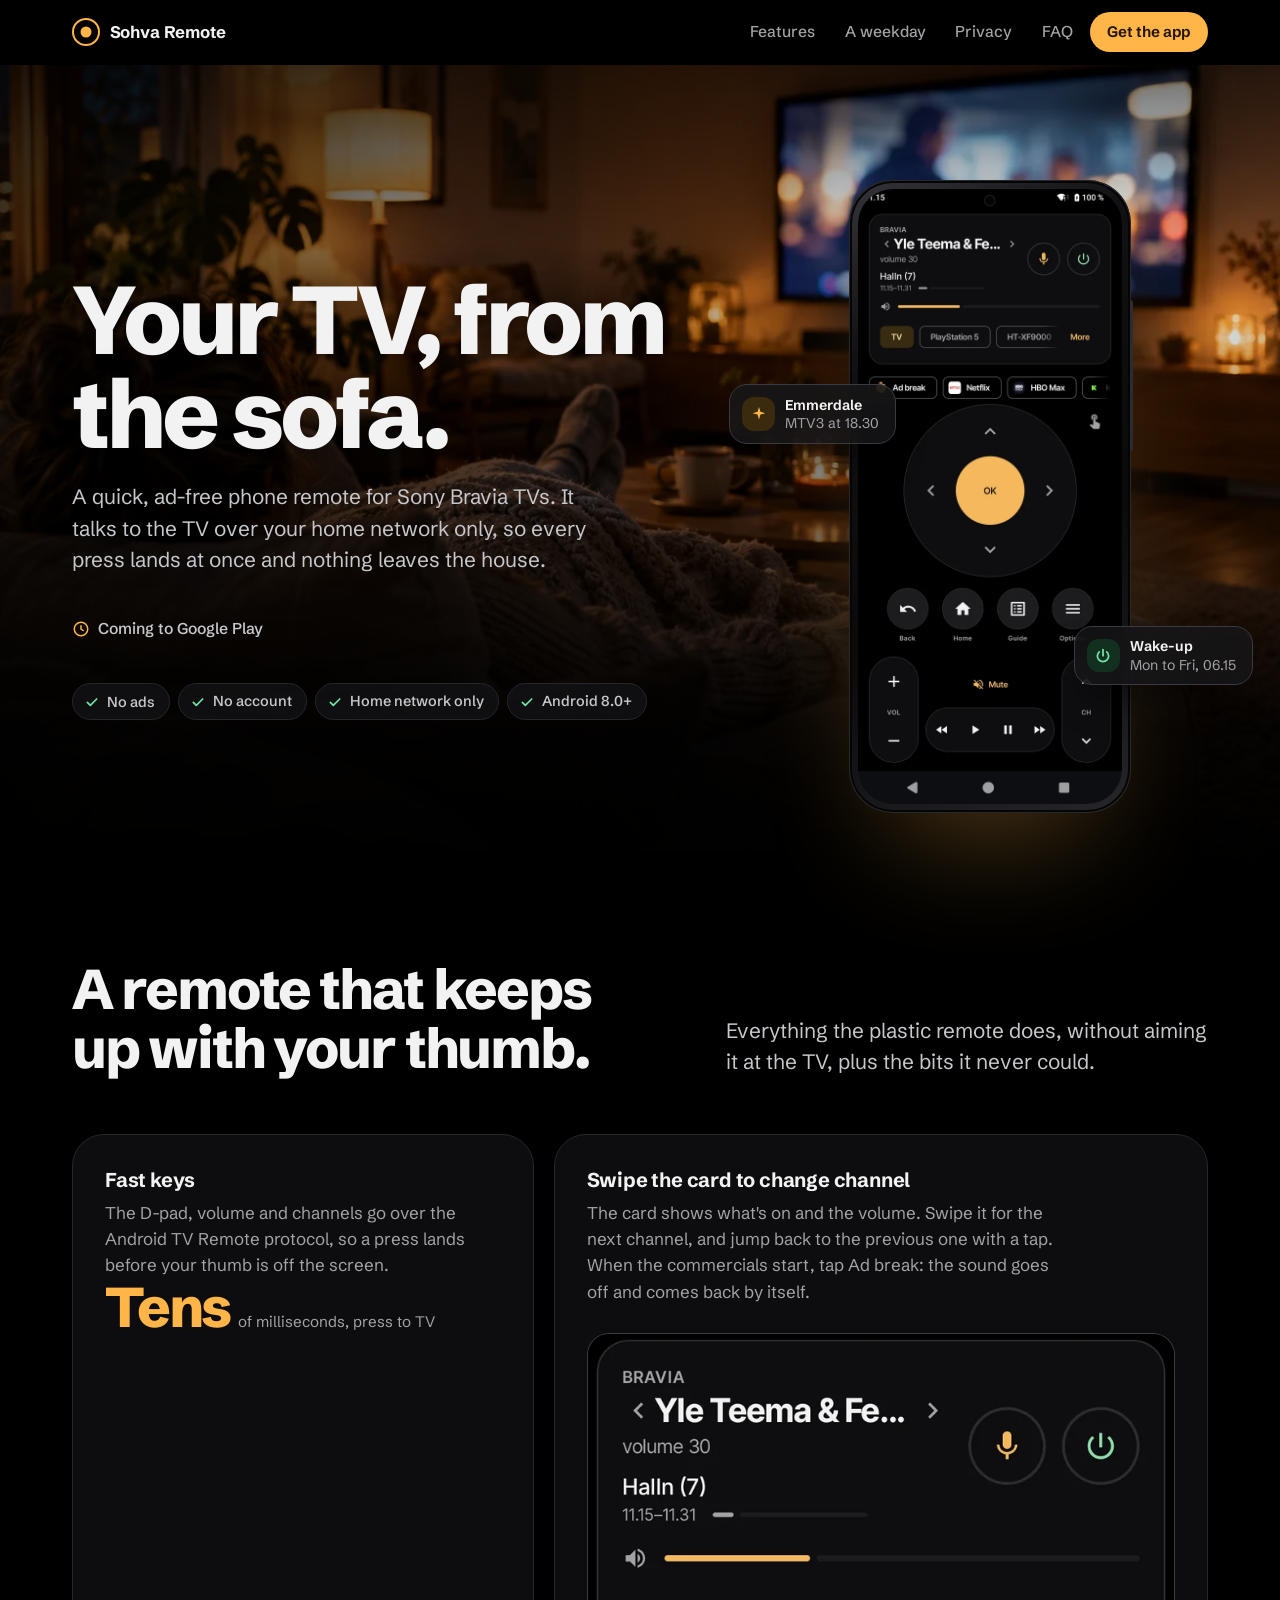
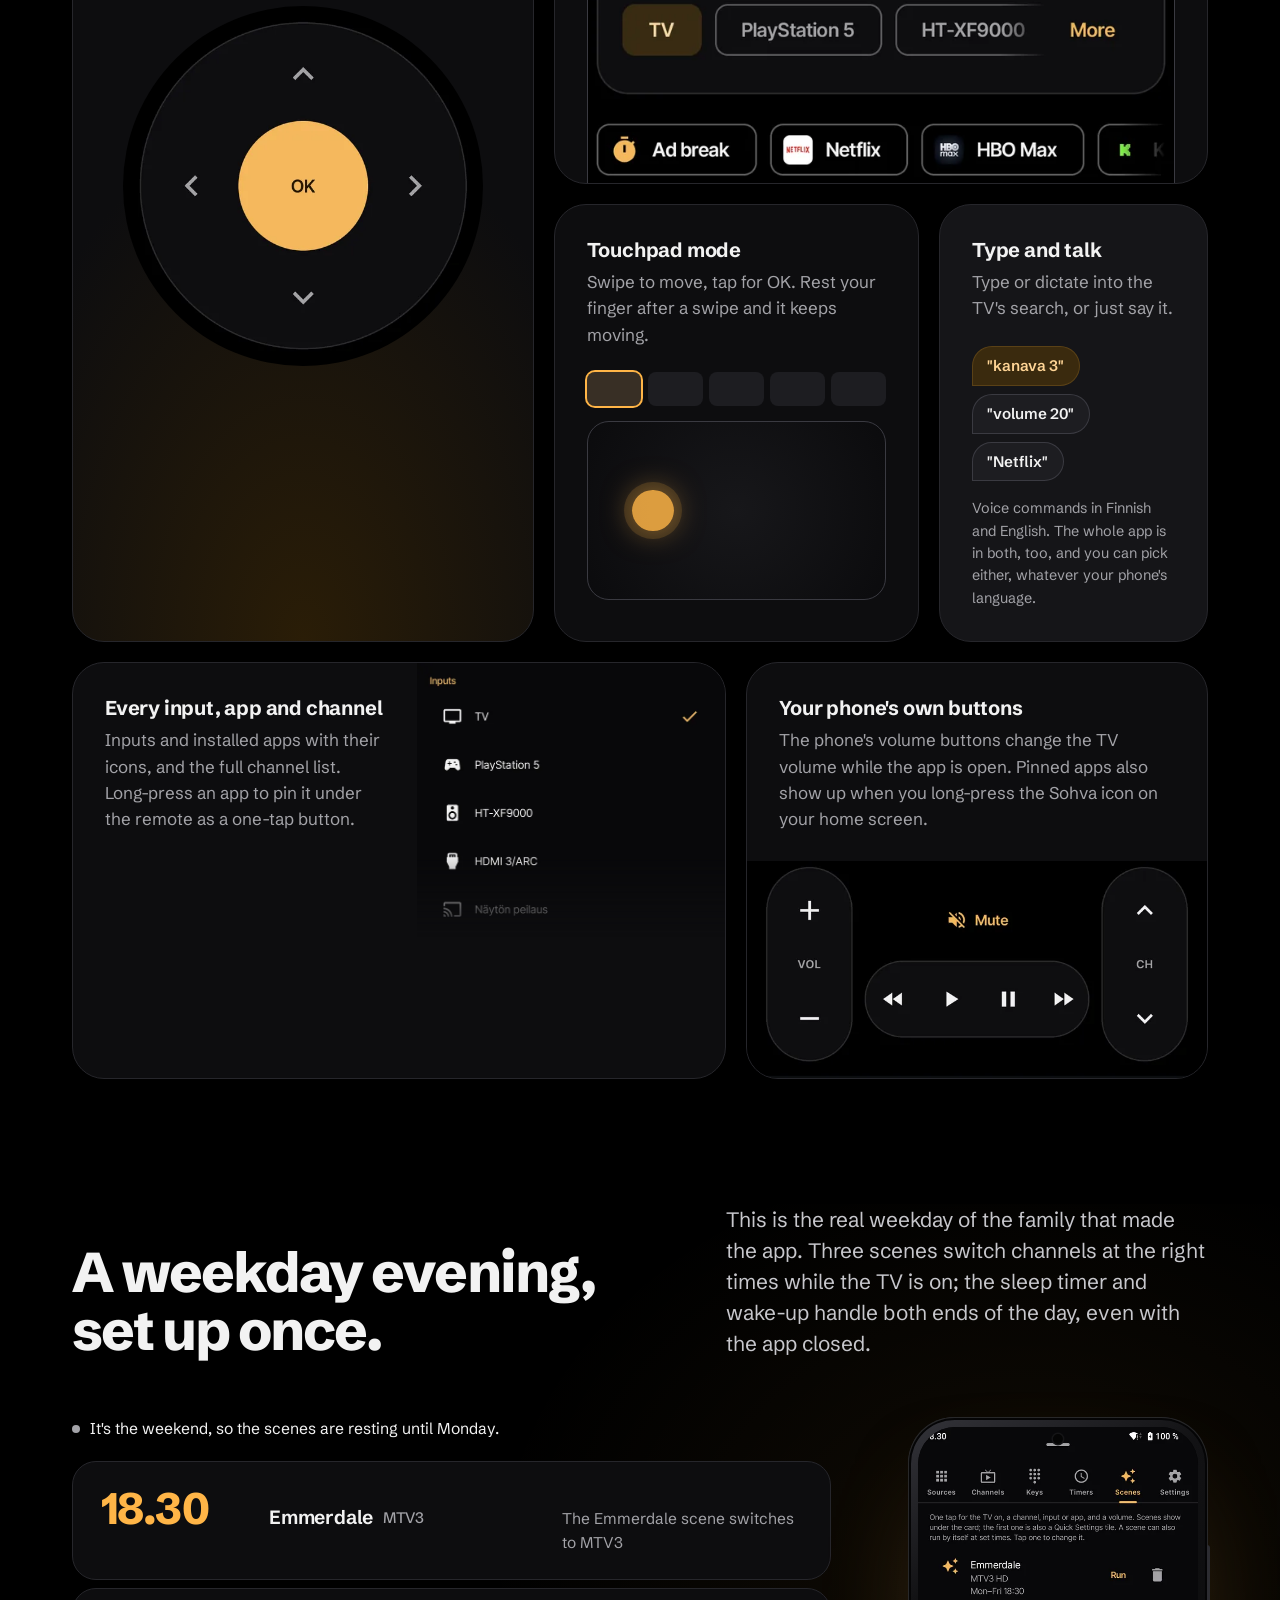
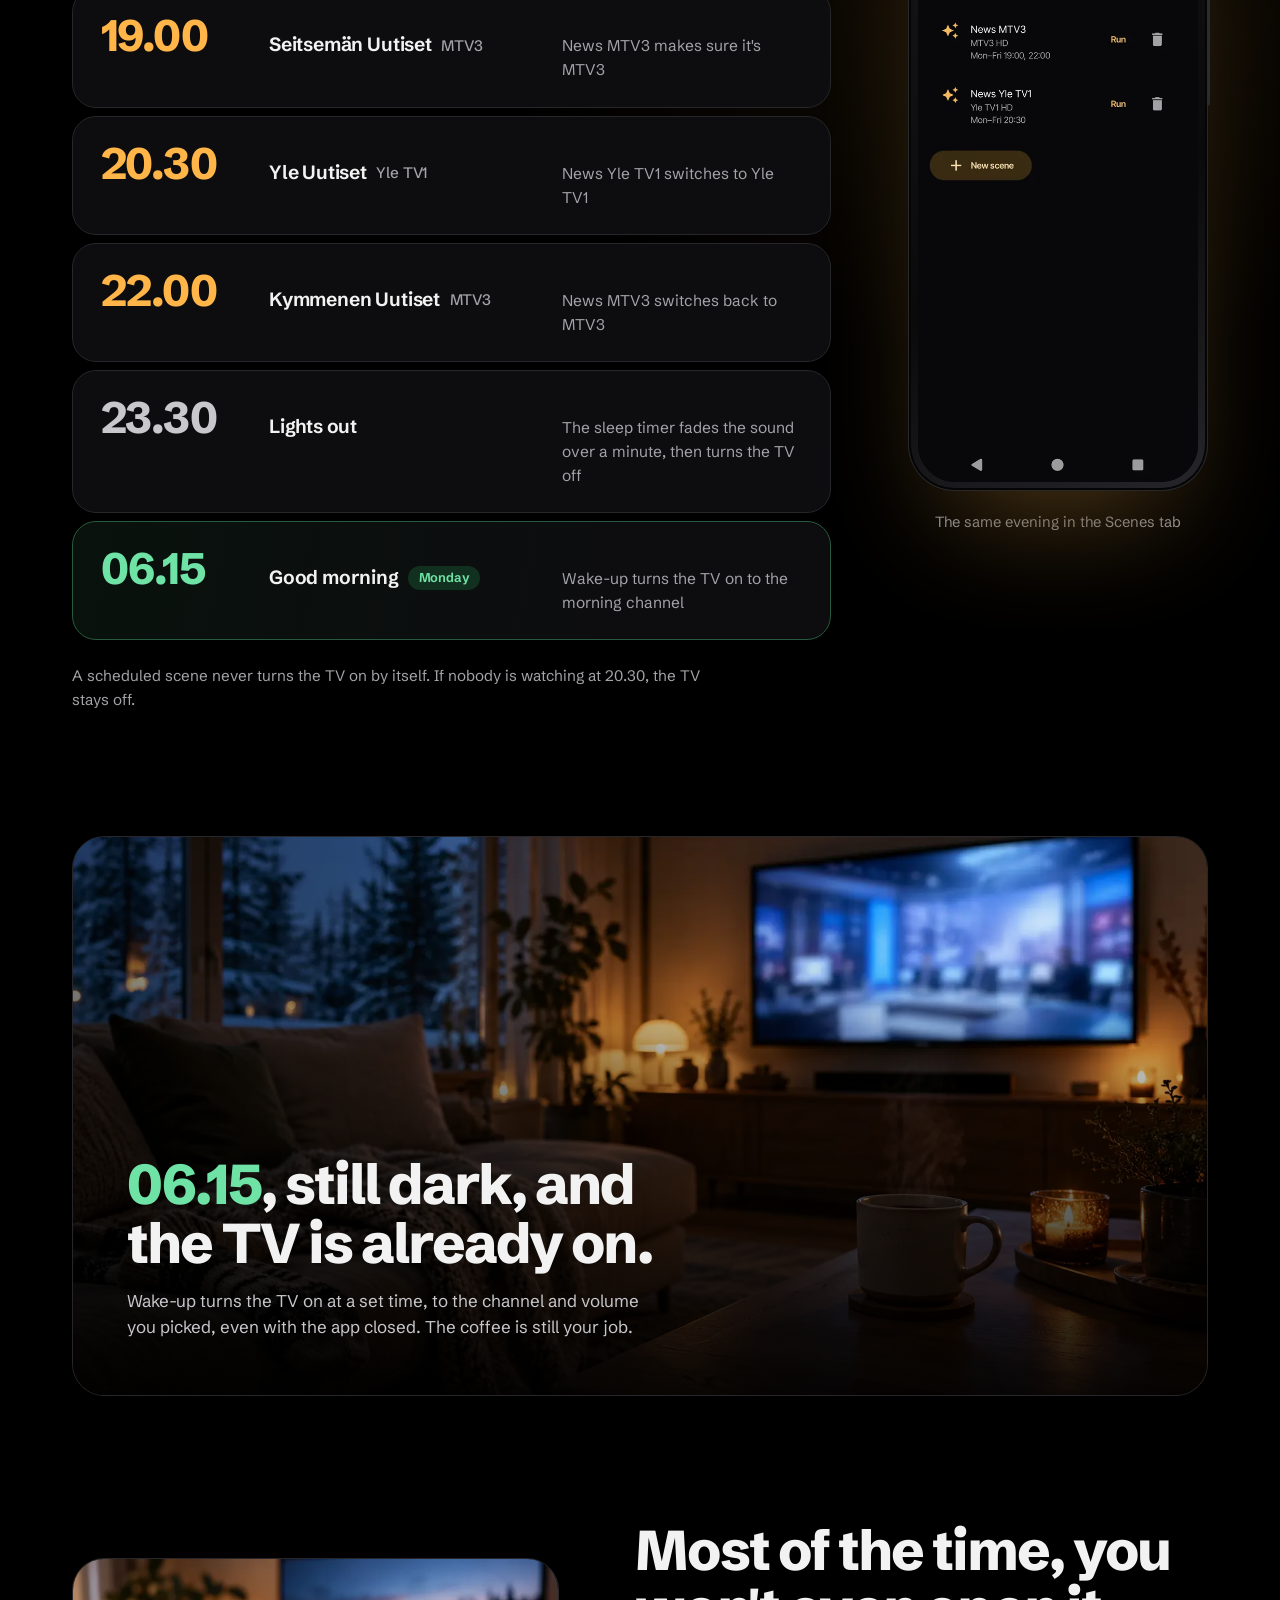
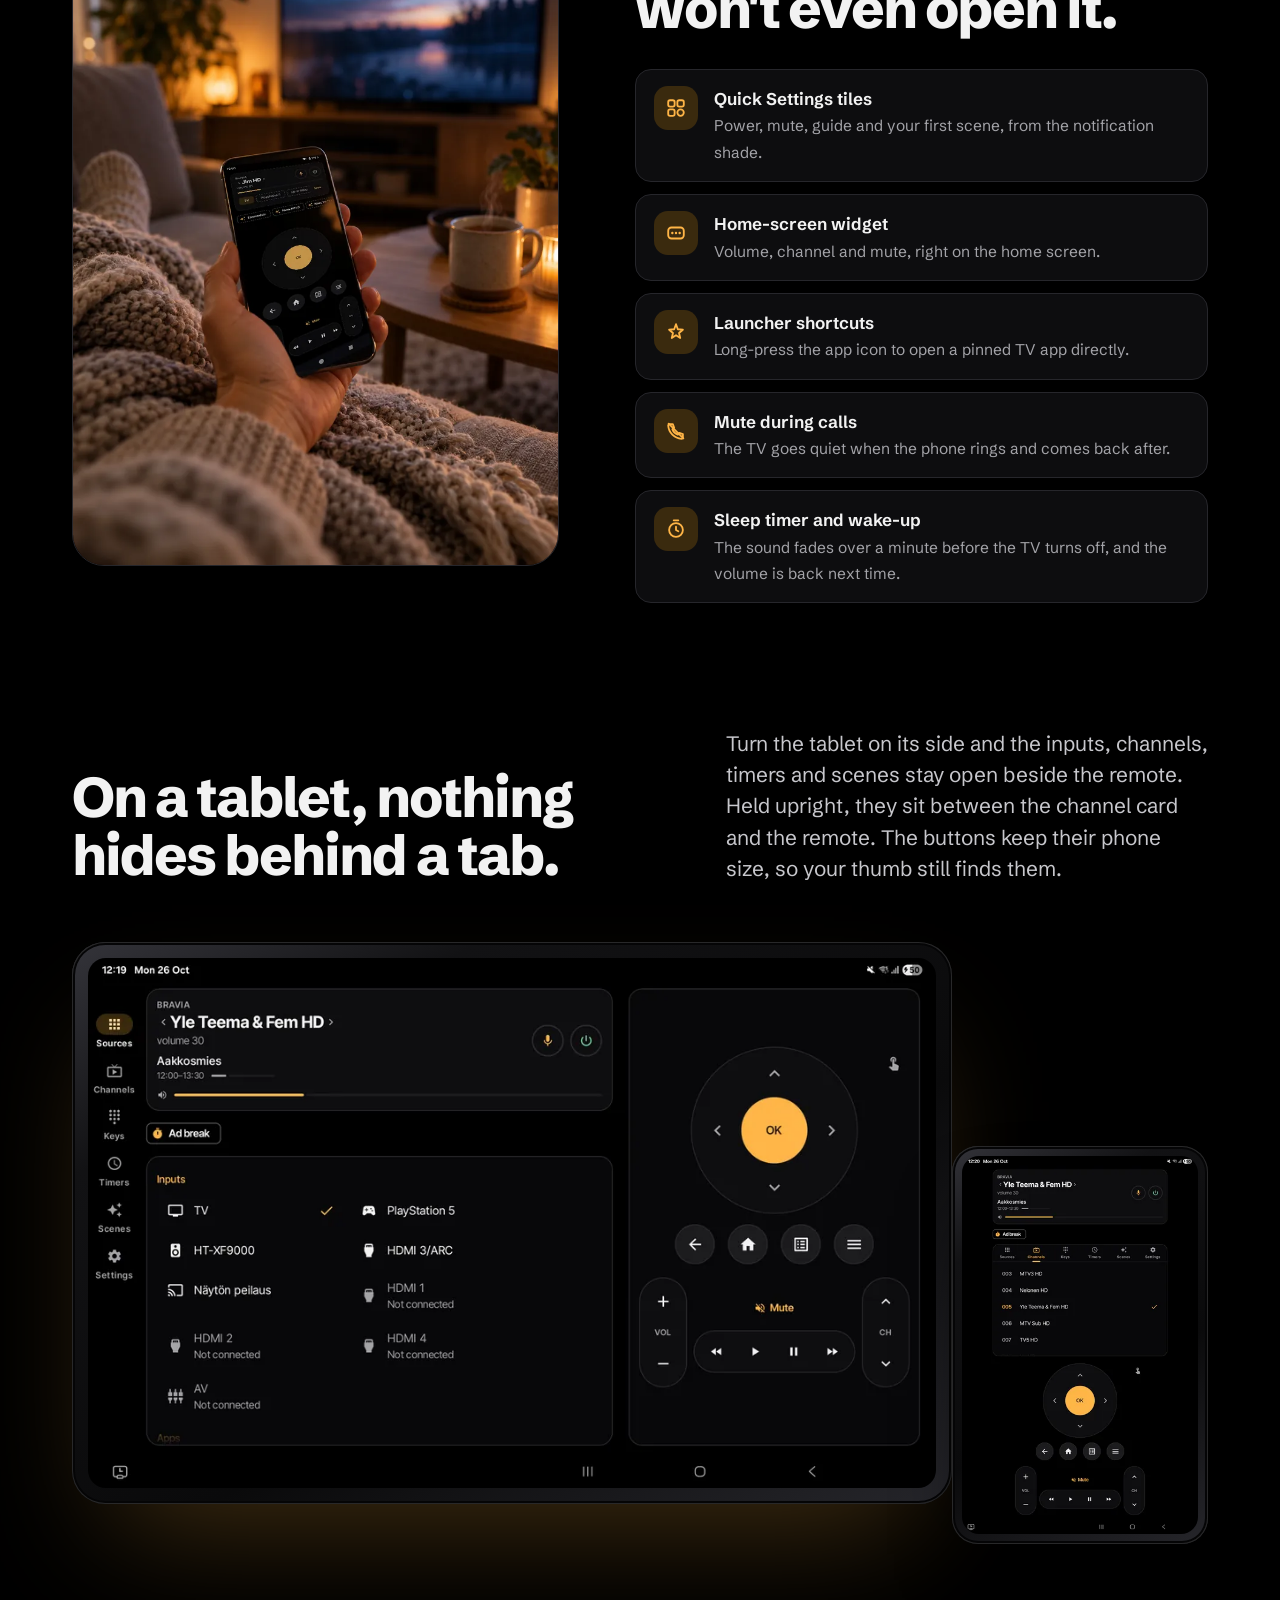
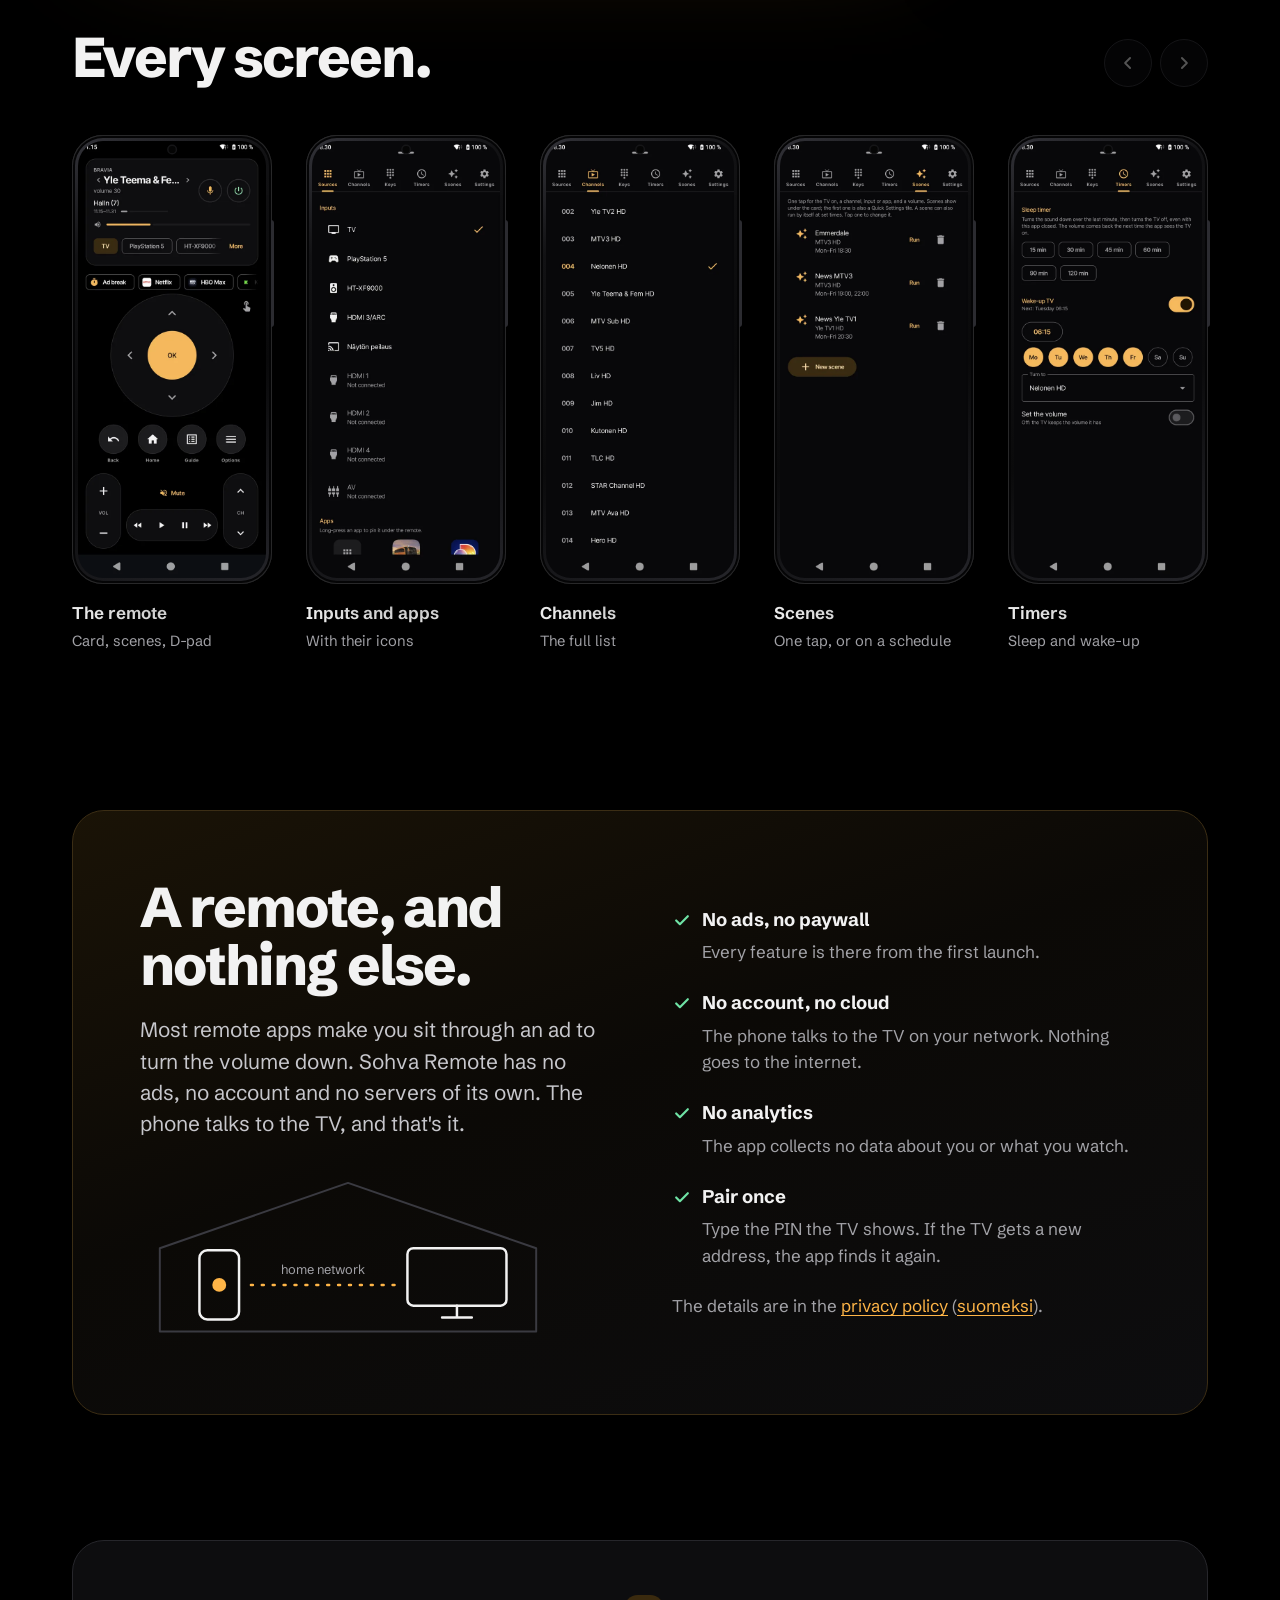
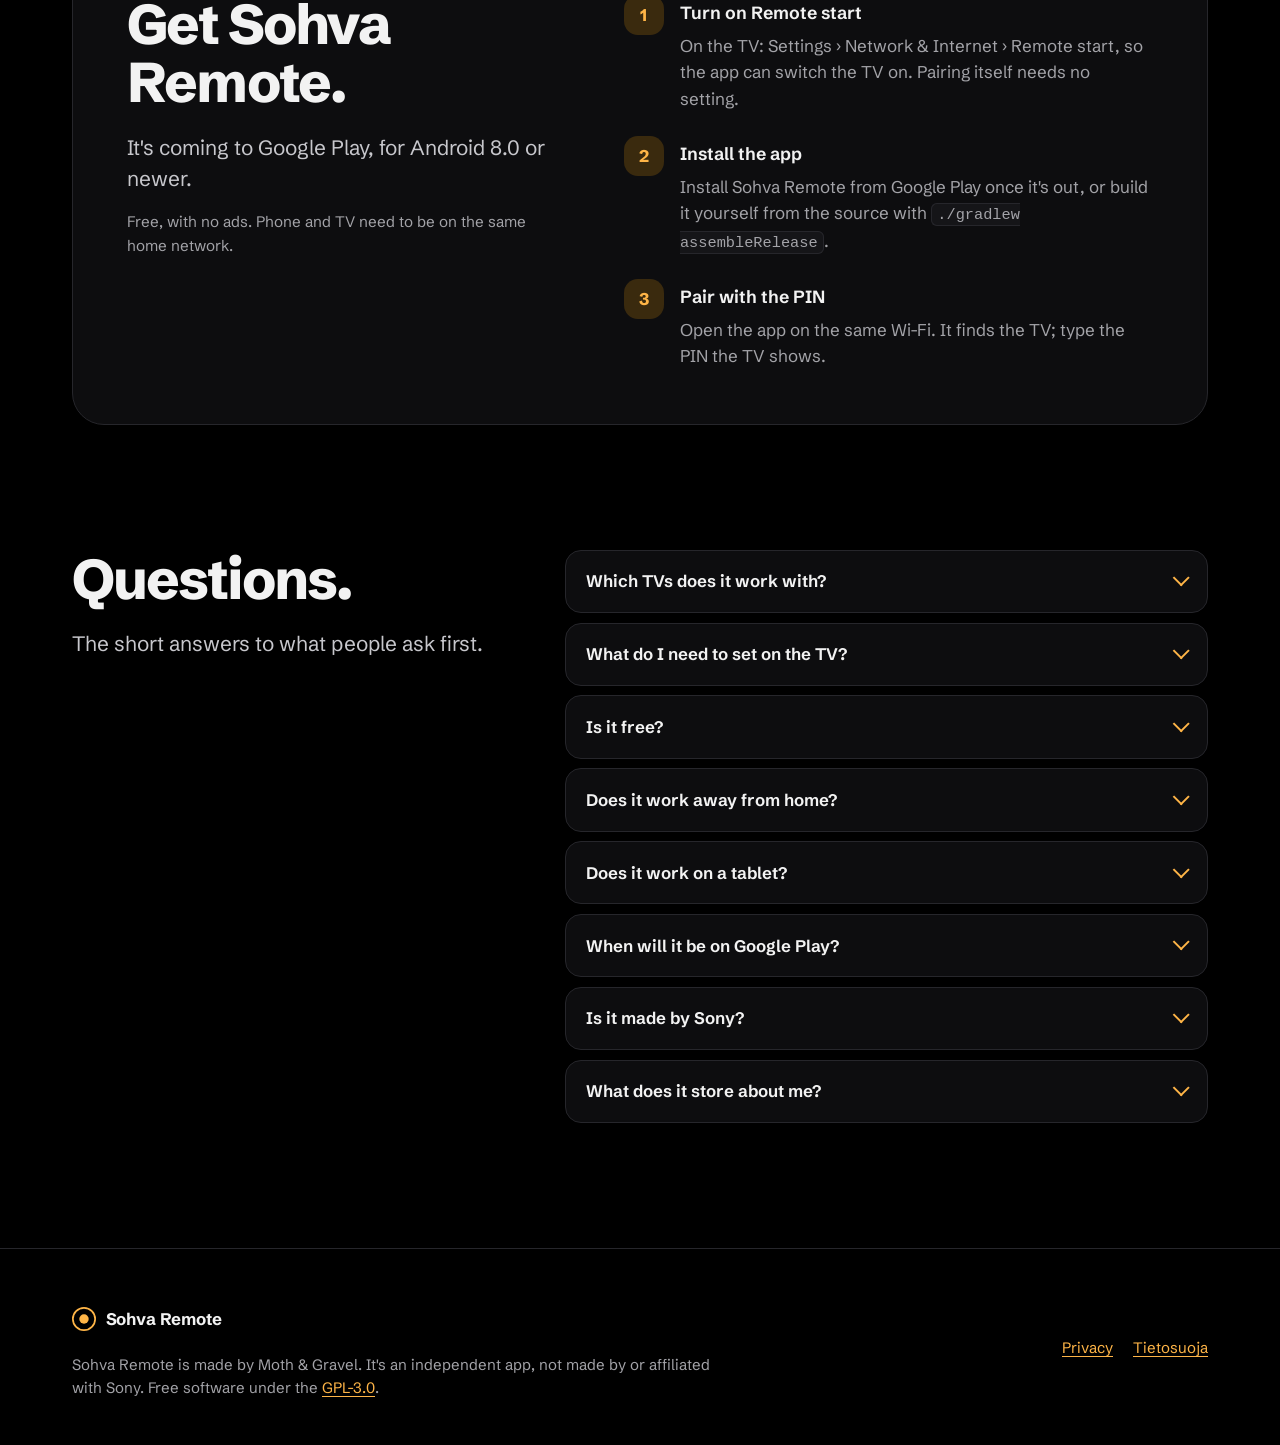
<file: site/index.html>
<!doctype html>
<html lang="en">
<head>
<meta charset="utf-8">
<meta name="viewport" content="width=device-width, initial-scale=1">
<title>Sohva Remote: a phone remote for Sony Bravia TVs</title>
<meta name="description" content="Sohva Remote is a fast, ad-free phone remote for Sony Bravia TVs. It works on your home network only: no cloud, no account.">
<link rel="canonical" href="https://mothandgravel.com/sohva/">
<meta name="robots" content="index, follow, max-image-preview:large">
<meta name="author" content="Moth &amp; Gravel">
<meta name="keywords" content="Sony Bravia remote, Android TV remote app, TV remote for Android, kaukosäädin, Sony Bravia kaukosäädin, ad-free TV remote">
<link rel="sitemap" type="application/xml" href="sitemap.xml">
<link rel="alternate" type="text/plain" title="Summary for LLMs and agents" href="llms.txt">
<meta name="theme-color" content="#000000">
<link rel="icon" href="favicon.svg" type="image/svg+xml">
<link rel="apple-touch-icon" href="img/apple-touch-icon.png">
<!-- Share card. Crawlers need absolute URLs; these point at the Moth &amp; Gravel site. -->
<meta property="og:type" content="website">
<meta property="og:site_name" content="Sohva Remote">
<meta property="og:url" content="https://mothandgravel.com/sohva/">
<meta property="og:title" content="Sohva Remote">
<meta property="og:description" content="A fast, ad-free phone remote for Sony Bravia TVs. Home network only: no cloud, no account.">
<meta property="og:image" content="https://mothandgravel.com/sohva/img/og.jpg">
<meta property="og:image:width" content="1200">
<meta property="og:image:height" content="630">
<meta property="og:image:alt" content="Sohva Remote: your TV, from the sofa. A living room in the evening, with the app's remote screen.">
<meta name="twitter:card" content="summary_large_image">
<meta name="twitter:image" content="https://mothandgravel.com/sohva/img/og.jpg">
<link rel="preconnect" href="https://fonts.googleapis.com">
<link rel="preconnect" href="https://fonts.gstatic.com" crossorigin>
<link href="https://fonts.googleapis.com/css2?family=Schibsted+Grotesk:wght@400..800&display=swap" rel="stylesheet">
<link rel="preload" as="image" href="img/photos/hero-sofa-1024.webp" imagesrcset="img/photos/hero-sofa-640.webp 640w, img/photos/hero-sofa-1024.webp 1024w, img/photos/hero-sofa-1440.webp 1440w, img/photos/hero-sofa-1664.webp 1664w" imagesizes="100vw" fetchpriority="high">
<link rel="stylesheet" href="css/site.css">
<script src="js/site.js" defer></script>
<script type="application/ld+json" id="structured-data">
{
  "@context": "https://schema.org",
  "@graph": [
    {
      "@type": "SoftwareApplication",
      "@id": "https://mothandgravel.com/sohva/#app",
      "name": "Sohva Remote",
      "alternateName": "Sohva Remote for Sony Bravia TVs",
      "description": "A fast, ad-free Android phone remote for Sony Bravia TVs that works on the home network only. Not affiliated with Sony.",
      "applicationCategory": "UtilitiesApplication",
      "applicationSubCategory": "TV remote control",
      "operatingSystem": "Android 8.0 or newer",
      "softwareVersion": "1.6.0",
      "inLanguage": [
        "en",
        "fi"
      ],
      "isAccessibleForFree": true,
      "license": "https://www.gnu.org/licenses/gpl-3.0.html",
      "offers": {
        "@type": "Offer",
        "price": "0",
        "priceCurrency": "EUR"
      },
      "url": "https://mothandgravel.com/sohva/",
      "image": "https://mothandgravel.com/sohva/img/og.jpg",
      "screenshot": [
        "https://mothandgravel.com/sohva/img/remote.png",
        "https://mothandgravel.com/sohva/img/scenes.png",
        "https://mothandgravel.com/sohva/img/timers.png",
        "https://mothandgravel.com/sohva/img/channels.png",
        "https://mothandgravel.com/sohva/img/inputs-apps.png",
        "https://mothandgravel.com/sohva/img/tablet.png",
        "https://mothandgravel.com/sohva/img/tablet-upright.png"
      ],
      "featureList": [
        "Fast keys over the TV's Android TV Remote protocol: D-pad, volume and channels in tens of milliseconds",
        "Touchpad mode: swipe to move, tap for OK, rest the finger to keep moving",
        "Swipe the card to change channel; jump back to the previous channel",
        "Ad break: mute the commercials with one tap; the sound comes back by itself",
        "The TV's inputs, installed apps and channel list; pin apps as one-tap buttons and launcher shortcuts",
        "Type or dictate into the TV's search box; voice commands in Finnish and English",
        "Scenes and scheduled scenes (they act only while the TV is on)",
        "Sleep timer that fades the sound over a minute; wake-up TV at a set time",
        "Quick Settings tiles, home-screen widget, remote in notifications and on the lock screen",
        "Mute the TV during phone calls; the phone's volume buttons control the TV",
        "English or Finnish, chosen in the app whatever the phone's language",
        "Phones and tablets: on a tablet the More tabs sit beside the remote",
        "Home network only: no ads, no account, no cloud, no analytics"
      ],
      "author": {
        "@id": "https://mothandgravel.com/sohva/#publisher"
      },
      "publisher": {
        "@id": "https://mothandgravel.com/sohva/#publisher"
      }
    },
    {
      "@type": "Organization",
      "@id": "https://mothandgravel.com/sohva/#publisher",
      "name": "Moth & Gravel",
      "url": "https://mothandgravel.com/"
    },
    {
      "@type": "WebSite",
      "@id": "https://mothandgravel.com/sohva/#site",
      "url": "https://mothandgravel.com/sohva/",
      "name": "Sohva Remote",
      "inLanguage": "en",
      "publisher": {
        "@id": "https://mothandgravel.com/sohva/#publisher"
      }
    },
    {
      "@type": "FAQPage",
      "@id": "https://mothandgravel.com/sohva/#faq",
      "mainEntity": [
        {
          "@type": "Question",
          "name": "Which TVs does it work with?",
          "acceptedAnswer": {
            "@type": "Answer",
            "text": "It's built and tested on a Sony KD-65XF9005 with Android TV. Other Bravia TVs with IP control should work too."
          }
        },
        {
          "@type": "Question",
          "name": "What do I need to set on the TV?",
          "acceptedAnswer": {
            "@type": "Answer",
            "text": "Usually nothing: open the app and type the PIN the TV shows. Turn on Settings › Network & Internet › Remote start so the app can switch the TV on. If the TV refuses the app, Remote device settings › Control remotely must be On, and the app walks you there even without the TV's remote."
          }
        },
        {
          "@type": "Question",
          "name": "Is it free?",
          "acceptedAnswer": {
            "@type": "Answer",
            "text": "Yes. There are no ads and no paywall: every feature is there from the first launch."
          }
        },
        {
          "@type": "Question",
          "name": "Does it work away from home?",
          "acceptedAnswer": {
            "@type": "Answer",
            "text": "No. The phone talks to the TV directly over your home network, so both need to be on the same Wi-Fi. Nothing goes through the internet, which is also why it's fast."
          }
        },
        {
          "@type": "Question",
          "name": "Does it work on a tablet?",
          "acceptedAnswer": {
            "@type": "Answer",
            "text": "Yes. On a tablet on its side, the inputs, channels, timers and scenes stay open beside the remote; held upright, they sit between the channel card and the remote. The remote keeps the size it has on a phone."
          }
        },
        {
          "@type": "Question",
          "name": "When will it be on Google Play?",
          "acceptedAnswer": {
            "@type": "Answer",
            "text": "It's on its way. It will install on Android 8.0 or newer."
          }
        },
        {
          "@type": "Question",
          "name": "Is it made by Sony?",
          "acceptedAnswer": {
            "@type": "Answer",
            "text": "No. Sohva Remote is an independent app made by Moth & Gravel. It isn't made by or affiliated with Sony. \"Sohva\" is Finnish for sofa."
          }
        },
        {
          "@type": "Question",
          "name": "What does it store about me?",
          "acceptedAnswer": {
            "@type": "Answer",
            "text": "Only what it needs to reach your TV, kept on the phone: the TV's address, the pairing keys and your settings. See the privacy policy."
          }
        }
      ]
    }
  ]
}
</script>
</head>
<body>
<a class="skip" href="#main">Skip to content</a>

<header class="site-head">
  <div class="wrap">
    <a class="mark" href="#main" aria-label="Sohva Remote, top of page">
      <svg width="28" height="28" viewBox="0 0 28 28" aria-hidden="true"><circle cx="14" cy="14" r="13" fill="none" stroke="#ffb547" stroke-width="2"/><circle cx="14" cy="14" r="5.5" fill="#ffb547"/></svg>
      Sohva Remote
    </a>
    <nav class="site-nav" aria-label="Site">
      <a class="nav-link" href="#remote">Features</a>
      <a class="nav-link" href="#evening">A weekday</a>
      <a class="nav-link" href="#privacy">Privacy</a>
      <a class="nav-link" href="#faq">FAQ</a>
      <a class="button primary small" href="#get">Get the app</a>
    </nav>
  </div>
</header>

<main id="main" tabindex="-1">
  <section class="hero" aria-labelledby="hero-title">
    <figure class="hero-photo" aria-hidden="true">
      <img src="img/photos/hero-sofa-1024.webp" srcset="img/photos/hero-sofa-640.webp 640w, img/photos/hero-sofa-1024.webp 1024w, img/photos/hero-sofa-1440.webp 1440w, img/photos/hero-sofa-1664.webp 1664w" sizes="100vw" width="1664" height="936" fetchpriority="high" alt="">
    </figure>
    <div class="wrap hero-grid">
      <div class="hero-copy">
        <h1 class="display" id="hero-title">Your TV, from the sofa.</h1>
        <p class="lede">A quick, ad-free phone remote for Sony Bravia TVs. It talks to the TV over your home network only, so every press lands at once and nothing leaves the house.</p>
        <div class="actions">
          <a class="soon" href="#faq-play">
            <svg width="18" height="18" viewBox="0 0 24 24" aria-hidden="true" fill="none" stroke="currentColor" stroke-width="2" stroke-linecap="round"><circle cx="12" cy="12" r="9"/><path d="M12 7.5V12l3 2"/></svg>
            Coming to Google Play
          </a>
        </div>
        <ul class="facts" aria-label="At a glance">
          <li><svg width="16" height="16" viewBox="0 0 24 24" aria-hidden="true" fill="none" stroke="currentColor" stroke-width="2.6" stroke-linecap="round" stroke-linejoin="round"><path d="m5 12.5 4.5 4.5L19 7.5"/></svg>No ads</li>
          <li><svg width="16" height="16" viewBox="0 0 24 24" aria-hidden="true" fill="none" stroke="currentColor" stroke-width="2.6" stroke-linecap="round" stroke-linejoin="round"><path d="m5 12.5 4.5 4.5L19 7.5"/></svg>No account</li>
          <li><svg width="16" height="16" viewBox="0 0 24 24" aria-hidden="true" fill="none" stroke="currentColor" stroke-width="2.6" stroke-linecap="round" stroke-linejoin="round"><path d="m5 12.5 4.5 4.5L19 7.5"/></svg>Home network only</li>
          <li><svg width="16" height="16" viewBox="0 0 24 24" aria-hidden="true" fill="none" stroke="currentColor" stroke-width="2.6" stroke-linecap="round" stroke-linejoin="round"><path d="m5 12.5 4.5 4.5L19 7.5"/></svg>Android 8.0+</li>
        </ul>
      </div>
      <div class="hero-device">
        <div class="device">
          <div class="device-screen">
            <img src="img/remote-540.webp" srcset="img/remote-540.webp 540w, img/remote-1080.webp 1080w" sizes="(min-width: 900px) 290px, 78vw" width="540" height="1260" alt="The remote screen: the channel card showing Yle Teema &amp; Fem HD at volume 30 with the programme on now, the Ad break button and pinned apps, the D-pad, and volume and channel controls">
          </div>
        </div>
        <p class="callout c1" aria-hidden="true"><i><svg width="18" height="18" viewBox="0 0 24 24" fill="currentColor"><path d="M12 2.5 13.9 9l6.6 1.9-6.6 1.9L12 19.4l-1.9-6.6L3.5 10.9 10.1 9z"/></svg></i><span><b>Emmerdale</b>MTV3 at 18.30</span></p>
        <p class="callout c2 green" aria-hidden="true"><i><svg width="18" height="18" viewBox="0 0 24 24" fill="none" stroke="currentColor" stroke-width="2.4" stroke-linecap="round"><path d="M12 3.5v8"/><path d="M7 6.5a7.5 7.5 0 1 0 10 0"/></svg></i><span><b>Wake-up</b>Mon to Fri, 06.15</span></p>
      </div>
    </div>
  </section>

  <section class="wrap section" id="remote" aria-labelledby="remote-title">
    <div class="section-head split">
      <h2 class="h2" id="remote-title">A remote that keeps up with your thumb.</h2>
      <p class="lede">Everything the plastic remote does, without aiming it at the TV, plus the bits it never could.</p>
    </div>
    <div class="bento">
      <article class="tile keys reveal">
        <h3 class="h3">Fast keys</h3>
        <p>The D-pad, volume and channels go over the Android TV Remote protocol, so a press lands before your thumb is off the screen.</p>
        <p class="stat"><b>Tens</b><span>of milliseconds, press to TV</span></p>
        <div class="media"><img src="img/crops/dpad.webp" width="600" height="600" loading="lazy" alt="The app's round D-pad with a large amber OK button"></div>
      </article>
      <article class="tile card reveal">
        <h3 class="h3">Swipe the card to change channel</h3>
        <p>The card shows what's on and the volume. Swipe it for the next channel, and jump back to the previous one with a tap. When the commercials start, tap Ad break: the sound goes off and comes back by itself.</p>
        <div class="media"><img src="img/crops/card.webp" width="720" height="551" loading="lazy" alt="The channel card: Yle Teema &amp; Fem HD at volume 30 with the programme on now, inputs TV, PlayStation 5 and HT-XF9000, and below it the Ad break button and pinned apps"></div>
      </article>
      <article class="tile pad-tile reveal">
        <h3 class="h3">Touchpad mode</h3>
        <p>Swipe to move, tap for OK. Rest your finger after a swipe and it keeps moving.</p>
        <div class="pad-demo" aria-hidden="true">
          <div class="pad-row"><span></span><span></span><span></span><span></span><span></span><i class="focus"></i></div>
          <div class="pad"><i class="trail"></i><i class="finger"></i></div>
        </div>
      </article>
      <article class="tile voice reveal">
        <h3 class="h3">Type and talk</h3>
        <p>Type or dictate into the TV's search, or just say it.</p>
        <ul class="say">
          <li lang="fi">"kanava 3"</li>
          <li>"volume 20"</li>
          <li>"Netflix"</li>
        </ul>
        <p class="say-note">Voice commands in Finnish and English. The whole app is in both, too, and you can pick either, whatever your phone's language.</p>
      </article>
      <article class="tile apps reveal">
        <div class="copy">
          <h3 class="h3">Every input, app and channel</h3>
          <p>Inputs and installed apps with their icons, and the full channel list. Long-press an app to pin it under the remote as a one-tap button.</p>
        </div>
        <div class="media"><img src="img/crops/inputs.webp" width="640" height="569" loading="lazy" alt="The inputs list: TV, PlayStation 5, HT-XF9000, HDMI 3/ARC and screen mirroring, each with an icon"></div>
      </article>
      <article class="tile pins reveal">
        <h3 class="h3">Your phone's own buttons</h3>
        <p>The phone's volume buttons change the TV volume while the app is open. Pinned apps also show up when you long-press the Sohva icon on your home screen.</p>
        <div class="media"><img src="img/crops/controls.webp" width="720" height="340" loading="lazy" alt="Volume and channel rockers, a mute button and media keys from the remote screen"></div>
      </article>
    </div>
  </section>

  <section class="section evening" id="evening" aria-labelledby="evening-title">
    <div class="wrap">
      <div class="section-head split">
        <h2 class="h2" id="evening-title">A weekday evening, set up once.</h2>
        <p class="lede">This is the real weekday of the family that made the app. Three scenes switch channels at the right times while the TV is on; the sleep timer and wake-up handle both ends of the day, even with the app closed.</p>
      </div>
      <div class="guide-body">
        <div>
          <p class="guide-status" id="guide-status" role="status" hidden></p>
          <ol class="slots">
            <li class="slot" data-start="18:30" data-end="19:00"><time datetime="18:30">18.30</time><span class="what">Emmerdale <span class="chan">MTV3</span></span><span class="how">The Emmerdale scene switches to MTV3</span></li>
            <li class="slot" data-start="19:00" data-end="20:30"><time datetime="19:00">19.00</time><span class="what">Seitsemän Uutiset <span class="chan">MTV3</span></span><span class="how">News MTV3 makes sure it's MTV3</span></li>
            <li class="slot" data-start="20:30" data-end="22:00"><time datetime="20:30">20.30</time><span class="what">Yle Uutiset <span class="chan">Yle TV1</span></span><span class="how">News Yle TV1 switches to Yle TV1</span></li>
            <li class="slot" data-start="22:00" data-end="23:30"><time datetime="22:00">22.00</time><span class="what">Kymmenen Uutiset <span class="chan">MTV3</span></span><span class="how">News MTV3 switches back to MTV3</span></li>
            <li class="slot night" data-start="23:30" data-screen="timers"><time datetime="23:30">23.30</time><span class="what">Lights out</span><span class="how">The sleep timer fades the sound over a minute, then turns the TV off</span></li>
            <li class="slot morning" data-start="06:15" data-screen="timers"><time datetime="06:15">06.15</time><span class="what">Good morning</span><span class="how">Wake-up turns the TV on to the morning channel</span></li>
          </ol>
          <p class="guide-note">A scheduled scene never turns the TV on by itself. If nobody is watching at 20.30, the TV stays off.</p>
        </div>
        <figure class="guide-phone" data-screen="scenes">
          <div class="device">
            <div class="device-screen">
              <img src="img/scenes-540.webp" srcset="img/scenes-540.webp 540w, img/scenes-1080.webp 1080w" sizes="290px" width="540" height="1260" loading="lazy" alt="The Scenes tab: Emmerdale on MTV3 HD, Mon–Fri 18.30; News MTV3 on MTV3 HD, Mon–Fri 19.00 and 22.00; News Yle TV1 on Yle TV1 HD, Mon–Fri 20.30">
              <img src="img/timers-540.webp" srcset="img/timers-540.webp 540w, img/timers-1080.webp 1080w" sizes="290px" width="540" height="1260" loading="lazy" alt="The Timers tab: sleep timer choices from 15 to 120 minutes, and wake-up at 6.15 Monday to Friday, turning to Nelonen HD">
            </div>
          </div>
          <figcaption id="guide-caption">The same evening in the Scenes tab</figcaption>
        </figure>
      </div>
    </div>
  </section>

  <section class="wrap band-wrap section" aria-labelledby="morning-title">
    <div class="band reveal">
      <img src="img/photos/morning-1024.webp" srcset="img/photos/morning-640.webp 640w, img/photos/morning-1024.webp 1024w, img/photos/morning-1664.webp 1664w" sizes="(min-width: 1216px) 1136px, 100vw" width="1664" height="936" loading="lazy" alt="">
      <div class="band-text">
        <h2 class="h2" id="morning-title"><time datetime="06:15">06.15</time>, still dark, and the TV is already on.</h2>
        <p>Wake-up turns the TV on at a set time, to the channel and volume you picked, even with the app closed. The coffee is still your job.</p>
      </div>
    </div>
  </section>

  <section class="wrap section" aria-labelledby="extras-title">
    <div class="extras">
      <figure class="photo reveal">
        <img src="img/photos/hand-phone-800.webp" srcset="img/photos/hand-phone-480.webp 480w, img/photos/hand-phone-800.webp 800w, img/photos/hand-phone-1120.webp 1120w" sizes="(min-width: 1216px) 500px, (min-width: 900px) 42vw, 100vw" width="1120" height="1400" loading="lazy" alt="A hand under a knitted blanket holding a phone with Sohva Remote open, the TV glowing in the background">
      </figure>
      <div>
        <h2 class="h2" id="extras-title">Most of the time, you won't even open it.</h2>
        <ul class="extra-list">
          <li><span class="ico"><svg width="22" height="22" viewBox="0 0 24 24" aria-hidden="true" fill="none" stroke="currentColor" stroke-width="2" stroke-linejoin="round"><rect x="3.5" y="3.5" width="7" height="7" rx="2"/><rect x="13.5" y="3.5" width="7" height="7" rx="2"/><rect x="3.5" y="13.5" width="7" height="7" rx="2"/><rect x="13.5" y="13.5" width="7" height="7" rx="3.5"/></svg></span><div><b>Quick Settings tiles</b><span>Power, mute, guide and your first scene, from the notification shade.</span></div></li>
          <li><span class="ico"><svg width="22" height="22" viewBox="0 0 24 24" aria-hidden="true" fill="none" stroke="currentColor" stroke-width="2" stroke-linejoin="round"><rect x="3.5" y="6" width="17" height="12" rx="3.5"/><path d="M8 12h.01M12 12h.01M16 12h.01" stroke-linecap="round" stroke-width="2.6"/></svg></span><div><b>Home-screen widget</b><span>Volume, channel and mute, right on the home screen.</span></div></li>
          <li><span class="ico"><svg width="22" height="22" viewBox="0 0 24 24" aria-hidden="true" fill="none" stroke="currentColor" stroke-width="2" stroke-linecap="round" stroke-linejoin="round"><path d="M12 3.5 14 9l5.5.5-4.2 3.6 1.3 5.4L12 15.6l-4.6 2.9 1.3-5.4-4.2-3.6L10 9z"/></svg></span><div><b>Launcher shortcuts</b><span>Long-press the app icon to open a pinned TV app directly.</span></div></li>
          <li><span class="ico"><svg width="22" height="22" viewBox="0 0 24 24" aria-hidden="true" fill="none" stroke="currentColor" stroke-width="2" stroke-linecap="round" stroke-linejoin="round"><path d="M5 4.5h3.5l1.5 4-2 1.5a10 10 0 0 0 6 6l1.5-2 4 1.5V19a1.5 1.5 0 0 1-1.5 1.5A15.5 15.5 0 0 1 3.5 6 1.5 1.5 0 0 1 5 4.5z"/><path d="m4 4 16 16"/></svg></span><div><b>Mute during calls</b><span>The TV goes quiet when the phone rings and comes back after.</span></div></li>
          <li><span class="ico"><svg width="22" height="22" viewBox="0 0 24 24" aria-hidden="true" fill="none" stroke="currentColor" stroke-width="2" stroke-linecap="round" stroke-linejoin="round"><circle cx="12" cy="13" r="7.5"/><path d="M12 9.5V13l2.5 1.5M9.5 2.5h5"/></svg></span><div><b>Sleep timer and wake-up</b><span>The sound fades over a minute before the TV turns off, and the volume is back next time.</span></div></li>
        </ul>
      </div>
    </div>
  </section>

  <section class="wrap section" id="tablet" aria-labelledby="tablet-title">
    <div class="section-head split">
      <h2 class="h2" id="tablet-title">On a tablet, nothing hides behind a tab.</h2>
      <p class="lede">Turn the tablet on its side and the inputs, channels, timers and scenes stay open beside the remote. Held upright, they sit between the channel card and the remote. The buttons keep their phone size, so your thumb still finds them.</p>
    </div>
    <div class="tablets reveal">
      <figure class="tablet wide">
        <div class="tablet-screen"><img src="img/tablet-960.webp" srcset="img/tablet-960.webp 960w, img/tablet-1920.webp 1920w" sizes="(min-width: 1216px) 880px, (min-width: 900px) 72vw, 100vw" width="960" height="600" loading="lazy" alt="Sohva Remote on a tablet on its side: tabs for sources, channels, keys, timers, scenes and settings down the left, the channel card and the inputs in two columns in the middle, and the D-pad, volume and channel controls on the right"></div>
      </figure>
      <figure class="tablet tall">
        <div class="tablet-screen"><img src="img/tablet-upright-400.webp" srcset="img/tablet-upright-400.webp 400w, img/tablet-upright-800.webp 800w" sizes="240px" width="400" height="640" loading="lazy" alt="Sohva Remote on an upright tablet: the channel card at the top, the channel list in the middle and the remote below"></div>
      </figure>
    </div>
  </section>

  <section class="wrap section" aria-labelledby="screens-title">
    <div class="gallery-head">
      <h2 class="h2" id="screens-title">Every screen.</h2>
      <div class="gallery-nav" hidden>
        <button type="button" data-dir="-1" aria-label="Previous screenshots" aria-controls="strip"><svg width="20" height="20" viewBox="0 0 24 24" aria-hidden="true" fill="none" stroke="currentColor" stroke-width="2.2" stroke-linecap="round" stroke-linejoin="round"><path d="m14.5 6-6 6 6 6"/></svg></button>
        <button type="button" data-dir="1" aria-label="Next screenshots" aria-controls="strip"><svg width="20" height="20" viewBox="0 0 24 24" aria-hidden="true" fill="none" stroke="currentColor" stroke-width="2.2" stroke-linecap="round" stroke-linejoin="round"><path d="m9.5 6 6 6-6 6"/></svg></button>
      </div>
    </div>
    <ul class="strip" id="strip" tabindex="0" aria-label="Screenshots, scroll sideways for more">
      <li><figure><div class="device"><div class="device-screen"><img src="img/remote-540.webp" srcset="img/remote-540.webp 540w, img/remote-1080.webp 1080w" sizes="240px" width="540" height="1260" loading="lazy" alt="Remote screen with the channel card, the Ad break button, D-pad and volume and channel controls"></div></div><figcaption><b>The remote</b><span>Card, scenes, D-pad</span></figcaption></figure></li>
      <li><figure><div class="device"><div class="device-screen"><img src="img/inputs-apps-540.webp" srcset="img/inputs-apps-540.webp 540w, img/inputs-apps-1080.webp 1080w" sizes="240px" width="540" height="1260" loading="lazy" alt="The TV's inputs and installed apps, each with its icon"></div></div><figcaption><b>Inputs and apps</b><span>With their icons</span></figcaption></figure></li>
      <li><figure><div class="device"><div class="device-screen"><img src="img/channels-540.webp" srcset="img/channels-540.webp 540w, img/channels-1080.webp 1080w" sizes="240px" width="540" height="1260" loading="lazy" alt="The channel list, with Nelonen HD ticked"></div></div><figcaption><b>Channels</b><span>The full list</span></figcaption></figure></li>
      <li><figure><div class="device"><div class="device-screen"><img src="img/scenes-540.webp" srcset="img/scenes-540.webp 540w, img/scenes-1080.webp 1080w" sizes="240px" width="540" height="1260" loading="lazy" alt="Scenes with their weekday schedules"></div></div><figcaption><b>Scenes</b><span>One tap, or on a schedule</span></figcaption></figure></li>
      <li><figure><div class="device"><div class="device-screen"><img src="img/timers-540.webp" srcset="img/timers-540.webp 540w, img/timers-1080.webp 1080w" sizes="240px" width="540" height="1260" loading="lazy" alt="Sleep timer and wake-up settings"></div></div><figcaption><b>Timers</b><span>Sleep and wake-up</span></figcaption></figure></li>
    </ul>
  </section>

  <section class="wrap section" id="privacy" aria-labelledby="privacy-title">
    <div class="promise reveal">
      <div>
        <h2 class="h2" id="privacy-title">A remote, and nothing else.</h2>
        <p class="lede">Most remote apps make you sit through an ad to turn the volume down. Sohva Remote has no ads, no account and no servers of its own. The phone talks to the TV, and that's it.</p>
        <figure class="lan" aria-hidden="true">
          <svg viewBox="0 0 420 170" fill="none">
            <path d="M20 78 210 12l190 66v84H20z" stroke="#3a3a41" stroke-width="2" stroke-linejoin="round"/>
            <rect x="60" y="80" width="40" height="70" rx="8" stroke="#f2f2f2" stroke-width="2.5"/>
            <circle cx="80" cy="115" r="7" fill="#ffb547"/>
            <rect x="270" y="78" width="100" height="58" rx="6" stroke="#f2f2f2" stroke-width="2.5"/>
            <path d="M305 148h30M320 136v12" stroke="#f2f2f2" stroke-width="2.5" stroke-linecap="round"/>
            <path d="M112 115h146" stroke="#ffb547" stroke-width="2.5" stroke-dasharray="2 9" stroke-linecap="round"/>
            <text x="185" y="104" fill="#a3a3a8" font-family="inherit" font-size="13" text-anchor="middle">home network</text>
          </svg>
        </figure>
      </div>
      <div>
        <dl>
          <div><dt><svg width="20" height="20" viewBox="0 0 24 24" aria-hidden="true" fill="none" stroke="currentColor" stroke-width="2.6" stroke-linecap="round" stroke-linejoin="round"><path d="m5 12.5 4.5 4.5L19 7.5"/></svg>No ads, no paywall</dt><dd>Every feature is there from the first launch.</dd></div>
          <div><dt><svg width="20" height="20" viewBox="0 0 24 24" aria-hidden="true" fill="none" stroke="currentColor" stroke-width="2.6" stroke-linecap="round" stroke-linejoin="round"><path d="m5 12.5 4.5 4.5L19 7.5"/></svg>No account, no cloud</dt><dd>The phone talks to the TV on your network. Nothing goes to the internet.</dd></div>
          <div><dt><svg width="20" height="20" viewBox="0 0 24 24" aria-hidden="true" fill="none" stroke="currentColor" stroke-width="2.6" stroke-linecap="round" stroke-linejoin="round"><path d="m5 12.5 4.5 4.5L19 7.5"/></svg>No analytics</dt><dd>The app collects no data about you or what you watch.</dd></div>
          <div><dt><svg width="20" height="20" viewBox="0 0 24 24" aria-hidden="true" fill="none" stroke="currentColor" stroke-width="2.6" stroke-linecap="round" stroke-linejoin="round"><path d="m5 12.5 4.5 4.5L19 7.5"/></svg>Pair once</dt><dd>Type the PIN the TV shows. If the TV gets a new address, the app finds it again.</dd></div>
        </dl>
        <p class="more">The details are in the <a href="privacy.html">privacy policy</a> (<a href="privacy-fi.html" hreflang="fi" lang="fi">suomeksi</a>).</p>
      </div>
    </div>
  </section>

  <section class="wrap section" id="get" aria-labelledby="get-title">
    <div class="get-card">
      <div>
        <h2 class="h2" id="get-title">Get Sohva Remote.</h2>
        <p class="lede">It's coming to Google Play, for Android 8.0 or newer.</p>
        <p class="get-meta">Free, with no ads. Phone and TV need to be on the same home network.</p>
      </div>
      <ol class="steps">
        <li><div><h3>Turn on Remote start</h3><p>On the TV: Settings › Network &amp; Internet › Remote start, so the app can switch the TV on. Pairing itself needs no setting.</p></div></li>
        <li><div><h3>Install the app</h3><p>Install Sohva Remote from Google Play once it's out, or build it yourself from the source with <code>./gradlew assembleRelease</code>.</p></div></li>
        <li><div><h3>Pair with the PIN</h3><p>Open the app on the same Wi-Fi. It finds the TV; type the PIN the TV shows.</p></div></li>
      </ol>
    </div>
  </section>

  <section class="wrap section" id="faq" aria-labelledby="faq-title">
    <div class="faq">
      <div>
        <h2 class="h2" id="faq-title">Questions.</h2>
        <p class="lede">The short answers to what people ask first.</p>
      </div>
      <div class="faq-list">
        <details>
          <summary>Which TVs does it work with?</summary>
          <div><p>It's built and tested on a Sony KD-65XF9005 with Android TV. Other Bravia TVs with IP control should work too.</p></div>
        </details>
        <details>
          <summary>What do I need to set on the TV?</summary>
          <div><p>Usually nothing: open the app and type the PIN the TV shows. Turn on <strong>Settings › Network &amp; Internet › Remote start</strong> so the app can switch the TV on. If the TV refuses the app, <strong>Remote device settings › Control remotely</strong> must be On, and the app walks you there even without the TV's remote.</p></div>
        </details>
        <details>
          <summary>Is it free?</summary>
          <div><p>Yes. There are no ads and no paywall: every feature is there from the first launch.</p></div>
        </details>
        <details>
          <summary>Does it work away from home?</summary>
          <div><p>No. The phone talks to the TV directly over your home network, so both need to be on the same Wi-Fi. Nothing goes through the internet, which is also why it's fast.</p></div>
        </details>
        <details>
          <summary>Does it work on a tablet?</summary>
          <div><p>Yes. On a tablet on its side, the inputs, channels, timers and scenes stay open beside the remote; held upright, they sit between the channel card and the remote. The remote keeps the size it has on a phone.</p></div>
        </details>
        <details id="faq-play">
          <summary>When will it be on Google Play?</summary>
          <div><p>It's on its way. It will install on Android 8.0 or newer.</p></div>
        </details>
        <details>
          <summary>Is it made by Sony?</summary>
          <div><p>No. Sohva Remote is an independent app made by Moth & Gravel. It isn't made by or affiliated with Sony. "Sohva" is Finnish for sofa.</p></div>
        </details>
        <details>
          <summary>What does it store about me?</summary>
          <div><p>Only what it needs to reach your TV, kept on the phone: the TV's address, the pairing keys and your settings. See the <a href="privacy.html">privacy policy</a>.</p></div>
        </details>
      </div>
    </div>
  </section>
</main>

<footer class="site-foot">
  <div class="wrap">
    <div class="foot-brand">
      <a class="mark" href="#main" aria-label="Sohva Remote, top of page">
        <svg width="24" height="24" viewBox="0 0 28 28" aria-hidden="true"><circle cx="14" cy="14" r="13" fill="none" stroke="#ffb547" stroke-width="2"/><circle cx="14" cy="14" r="5.5" fill="#ffb547"/></svg>
        Sohva Remote
      </a>
      <p>Sohva Remote is made by Moth &amp; Gravel. It's an independent app, not made by or affiliated with Sony. Free software under the <a href="https://www.gnu.org/licenses/gpl-3.0.html">GPL-3.0</a>.</p>
    </div>
    <nav aria-label="Footer">
      <a href="privacy.html">Privacy</a>
      <a href="privacy-fi.html" hreflang="fi" lang="fi">Tietosuoja</a>
    </nav>
  </div>
</footer>
</body>
</html>
</file>
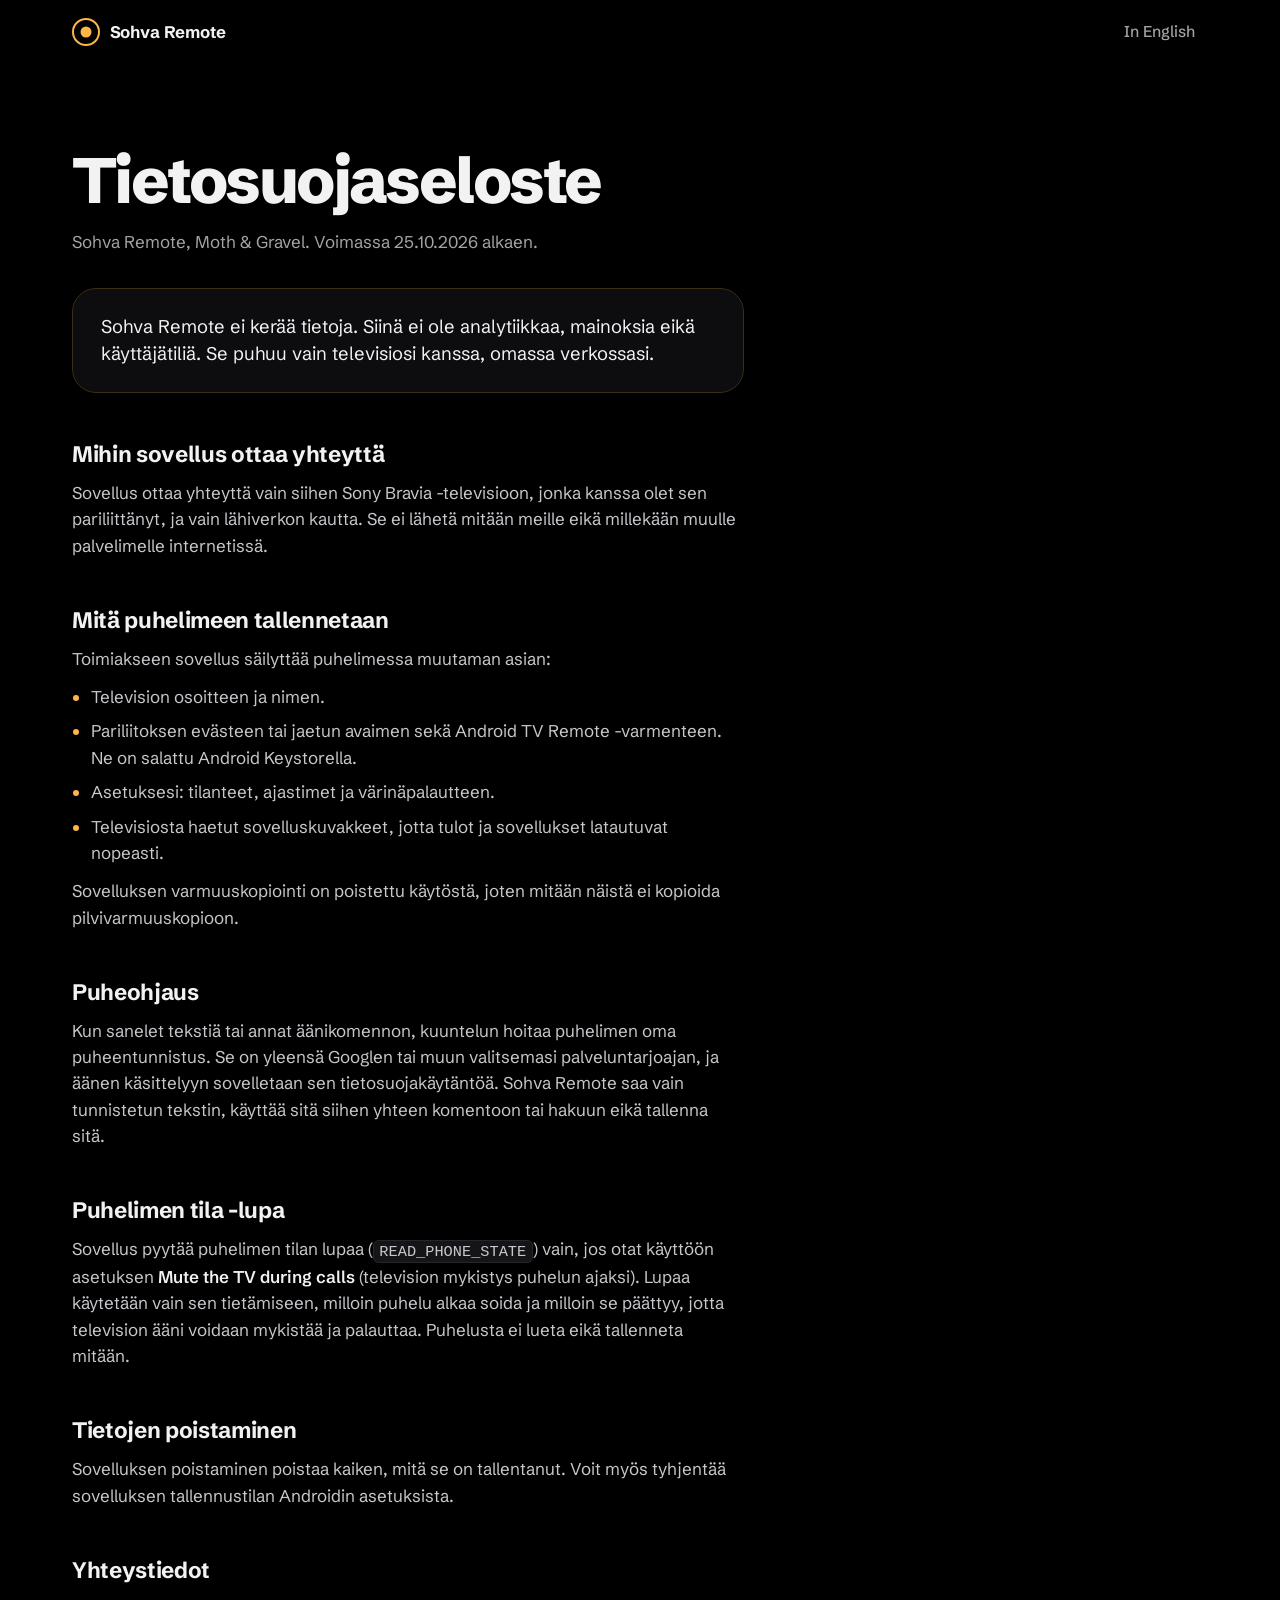
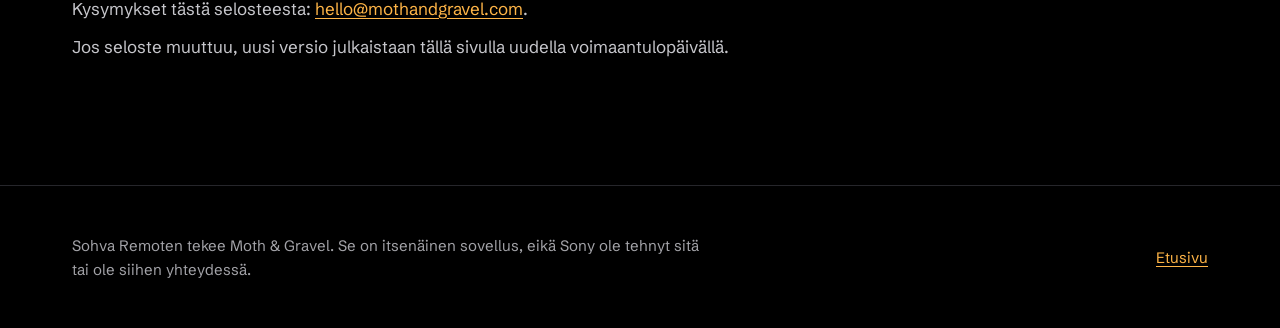
<file: site/privacy-fi.html>
<!doctype html>
<html lang="fi">
<head>
<meta charset="utf-8">
<meta name="viewport" content="width=device-width, initial-scale=1">
<title>Tietosuojaseloste: Sohva Remote</title>
<meta name="description" content="Sohva Remote ei kerää tietoja. Se puhuu vain kotiverkkosi television kanssa.">
<meta name="theme-color" content="#000000">
<link rel="canonical" href="https://mothandgravel.com/sohva/privacy/fi/">
<link rel="alternate" hreflang="en" href="https://mothandgravel.com/sohva/privacy/">
<link rel="alternate" hreflang="fi" href="https://mothandgravel.com/sohva/privacy/fi/">
<link rel="icon" href="favicon.svg" type="image/svg+xml">
<link rel="apple-touch-icon" href="img/apple-touch-icon.png">
<link rel="preconnect" href="https://fonts.googleapis.com">
<link rel="preconnect" href="https://fonts.gstatic.com" crossorigin>
<link href="https://fonts.googleapis.com/css2?family=Schibsted+Grotesk:wght@400..800&display=swap" rel="stylesheet">
<link rel="stylesheet" href="css/site.css">
</head>
<body>
<a class="skip" href="#main">Siirry sisältöön</a>
<header class="site-head">
  <div class="wrap">
  <a class="mark" href="./" aria-label="Sohva Remote, etusivu">
    <svg width="28" height="28" viewBox="0 0 28 28" aria-hidden="true"><circle cx="14" cy="14" r="13" fill="none" stroke="#ffb547" stroke-width="2"/><circle cx="14" cy="14" r="5.5" fill="#ffb547"/></svg>
    Sohva Remote
  </a>
  <nav class="site-nav" aria-label="Kieli"><a href="privacy.html" hreflang="en" lang="en">In English</a></nav>
  </div>
</header>

<main id="main" tabindex="-1">
  <article class="wrap doc">
    <h1>Tietosuojaseloste</h1>
    <p class="meta">Sohva Remote, Moth &amp; Gravel. Voimassa 25.10.2026 alkaen.</p>
    <p class="lede">Sohva Remote ei kerää tietoja. Siinä ei ole analytiikkaa, mainoksia eikä käyttäjätiliä. Se puhuu vain televisiosi kanssa, omassa verkossasi.</p>

    <h2>Mihin sovellus ottaa yhteyttä</h2>
    <p>Sovellus ottaa yhteyttä vain siihen Sony Bravia -televisioon, jonka kanssa olet sen pariliittänyt, ja vain lähiverkon kautta. Se ei lähetä mitään meille eikä millekään muulle palvelimelle internetissä.</p>

    <h2>Mitä puhelimeen tallennetaan</h2>
    <p>Toimiakseen sovellus säilyttää puhelimessa muutaman asian:</p>
    <ul>
      <li>Television osoitteen ja nimen.</li>
      <li>Pariliitoksen evästeen tai jaetun avaimen sekä Android TV Remote -varmenteen. Ne on salattu Android Keystorella.</li>
      <li>Asetuksesi: tilanteet, ajastimet ja värinäpalautteen.</li>
      <li>Televisiosta haetut sovelluskuvakkeet, jotta tulot ja sovellukset latautuvat nopeasti.</li>
    </ul>
    <p>Sovelluksen varmuuskopiointi on poistettu käytöstä, joten mitään näistä ei kopioida pilvivarmuuskopioon.</p>

    <h2>Puheohjaus</h2>
    <p>Kun sanelet tekstiä tai annat äänikomennon, kuuntelun hoitaa puhelimen oma puheentunnistus. Se on yleensä Googlen tai muun valitsemasi palveluntarjoajan, ja äänen käsittelyyn sovelletaan sen tietosuojakäytäntöä. Sohva Remote saa vain tunnistetun tekstin, käyttää sitä siihen yhteen komentoon tai hakuun eikä tallenna sitä.</p>

    <h2>Puhelimen tila -lupa</h2>
    <p>Sovellus pyytää puhelimen tilan lupaa (<code>READ_PHONE_STATE</code>) vain, jos otat käyttöön asetuksen <strong>Mute the TV during calls</strong> (television mykistys puhelun ajaksi). Lupaa käytetään vain sen tietämiseen, milloin puhelu alkaa soida ja milloin se päättyy, jotta television ääni voidaan mykistää ja palauttaa. Puhelusta ei lueta eikä tallenneta mitään.</p>

    <h2>Tietojen poistaminen</h2>
    <p>Sovelluksen poistaminen poistaa kaiken, mitä se on tallentanut. Voit myös tyhjentää sovelluksen tallennustilan Androidin asetuksista.</p>

    <h2>Yhteystiedot</h2>
    <p>Kysymykset tästä selosteesta: <a href="mailto:hello@mothandgravel.com">hello@mothandgravel.com</a>.</p>
    <p>Jos seloste muuttuu, uusi versio julkaistaan tällä sivulla uudella voimaantulopäivällä.</p>
  </article>
</main>

<footer class="site-foot">
  <div class="wrap">
    <p>Sohva Remoten tekee Moth &amp; Gravel. Se on itsenäinen sovellus, eikä Sony ole tehnyt sitä tai ole siihen yhteydessä.</p>
    <nav aria-label="Alatunniste">
      <a href="./">Etusivu</a>
    </nav>
  </div>
</footer>
</body>
</html>
</file>
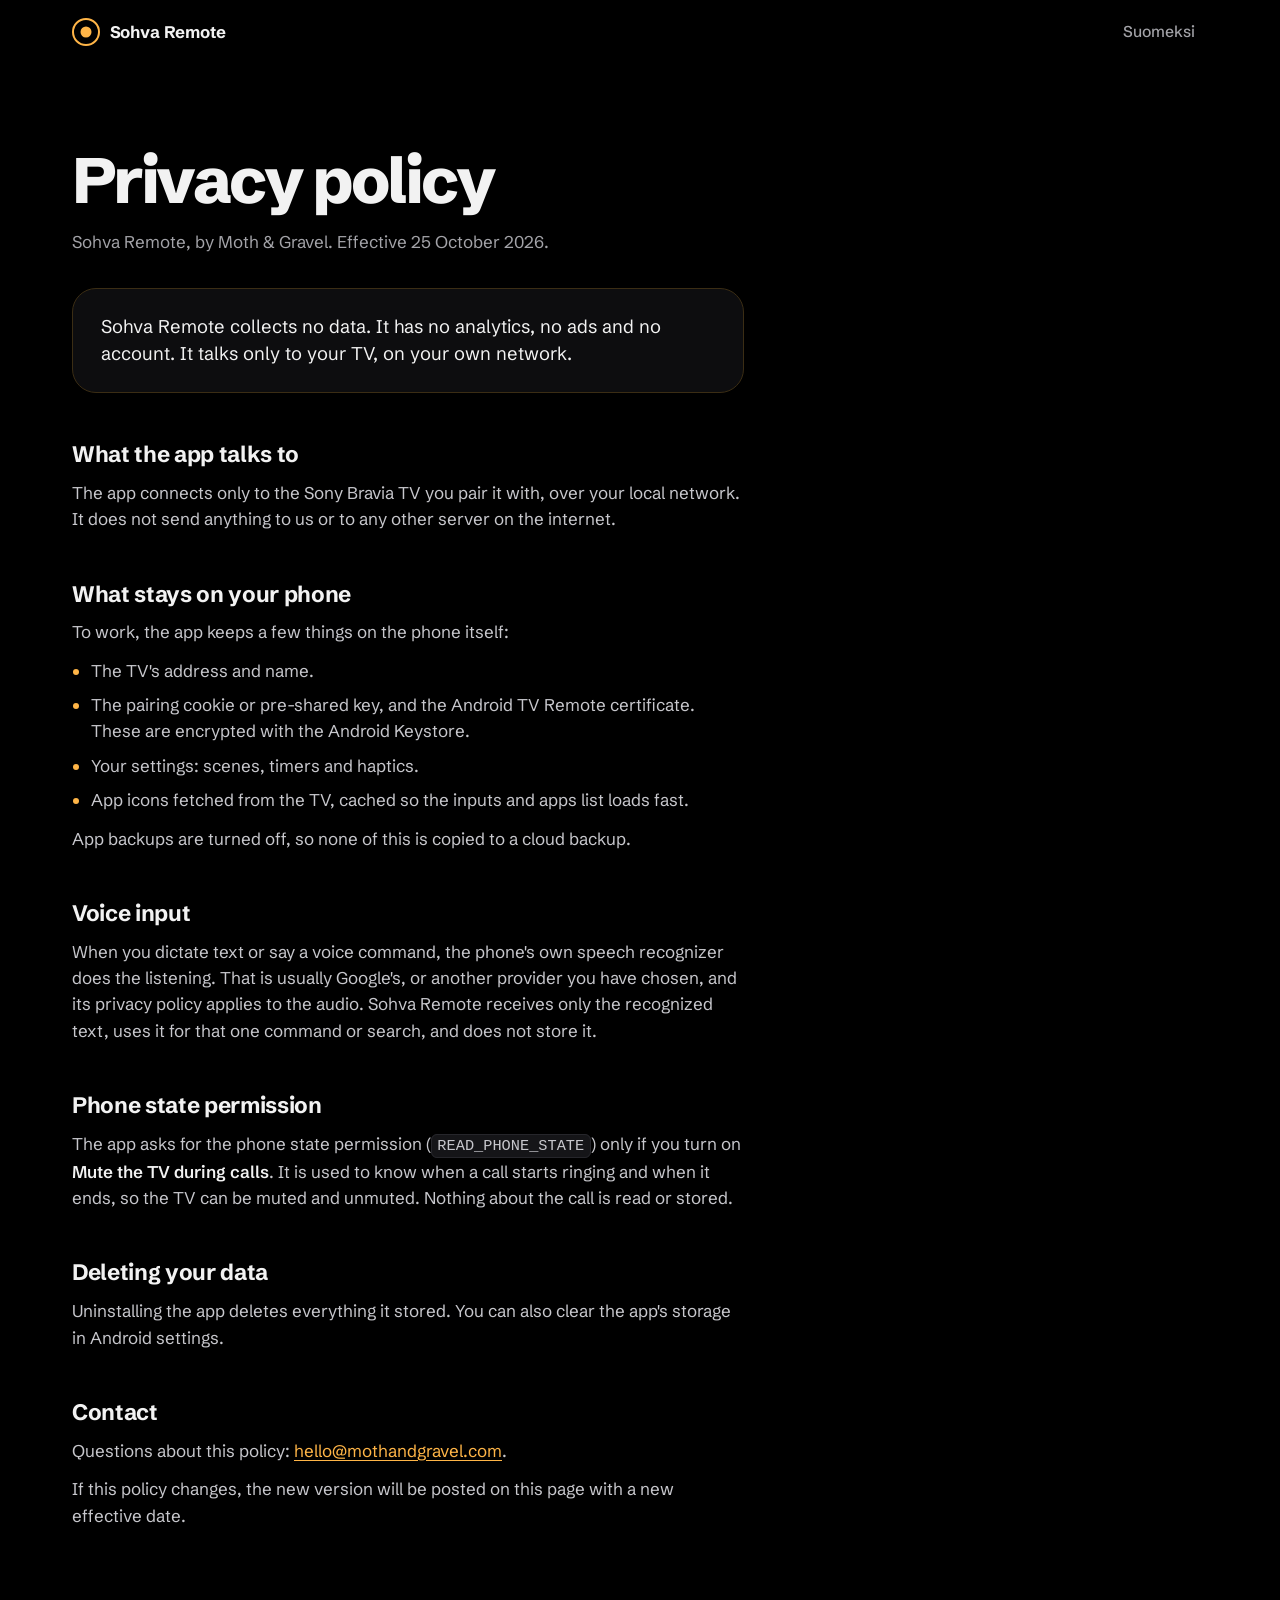
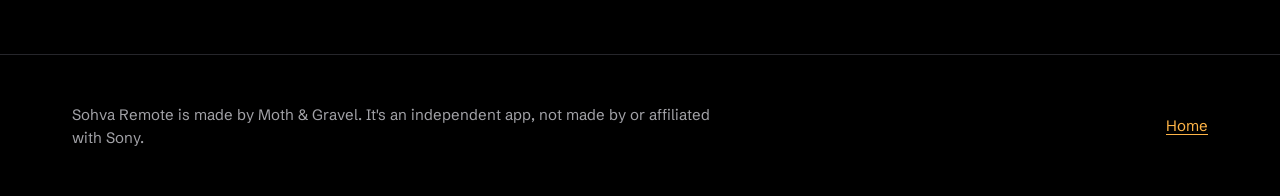
<file: site/privacy.html>
<!doctype html>
<html lang="en">
<head>
<meta charset="utf-8">
<meta name="viewport" content="width=device-width, initial-scale=1">
<title>Privacy policy: Sohva Remote</title>
<meta name="description" content="Sohva Remote collects no data. It talks only to your TV on your home network.">
<meta name="theme-color" content="#000000">
<link rel="canonical" href="https://mothandgravel.com/sohva/privacy/">
<link rel="alternate" hreflang="en" href="https://mothandgravel.com/sohva/privacy/">
<link rel="alternate" hreflang="fi" href="https://mothandgravel.com/sohva/privacy/fi/">
<link rel="icon" href="favicon.svg" type="image/svg+xml">
<link rel="apple-touch-icon" href="img/apple-touch-icon.png">
<link rel="preconnect" href="https://fonts.googleapis.com">
<link rel="preconnect" href="https://fonts.gstatic.com" crossorigin>
<link href="https://fonts.googleapis.com/css2?family=Schibsted+Grotesk:wght@400..800&display=swap" rel="stylesheet">
<link rel="stylesheet" href="css/site.css">
</head>
<body>
<a class="skip" href="#main">Skip to content</a>
<header class="site-head">
  <div class="wrap">
  <a class="mark" href="./" aria-label="Sohva Remote, home">
    <svg width="28" height="28" viewBox="0 0 28 28" aria-hidden="true"><circle cx="14" cy="14" r="13" fill="none" stroke="#ffb547" stroke-width="2"/><circle cx="14" cy="14" r="5.5" fill="#ffb547"/></svg>
    Sohva Remote
  </a>
  <nav class="site-nav" aria-label="Language"><a href="privacy-fi.html" hreflang="fi" lang="fi">Suomeksi</a></nav>
  </div>
</header>

<main id="main" tabindex="-1">
  <article class="wrap doc">
    <h1>Privacy policy</h1>
    <p class="meta">Sohva Remote, by Moth &amp; Gravel. Effective 25 October 2026.</p>
    <p class="lede">Sohva Remote collects no data. It has no analytics, no ads and no account. It talks only to your TV, on your own network.</p>

    <h2>What the app talks to</h2>
    <p>The app connects only to the Sony Bravia TV you pair it with, over your local network. It does not send anything to us or to any other server on the internet.</p>

    <h2>What stays on your phone</h2>
    <p>To work, the app keeps a few things on the phone itself:</p>
    <ul>
      <li>The TV's address and name.</li>
      <li>The pairing cookie or pre-shared key, and the Android TV Remote certificate. These are encrypted with the Android Keystore.</li>
      <li>Your settings: scenes, timers and haptics.</li>
      <li>App icons fetched from the TV, cached so the inputs and apps list loads fast.</li>
    </ul>
    <p>App backups are turned off, so none of this is copied to a cloud backup.</p>

    <h2>Voice input</h2>
    <p>When you dictate text or say a voice command, the phone's own speech recognizer does the listening. That is usually Google's, or another provider you have chosen, and its privacy policy applies to the audio. Sohva Remote receives only the recognized text, uses it for that one command or search, and does not store it.</p>

    <h2>Phone state permission</h2>
    <p>The app asks for the phone state permission (<code>READ_PHONE_STATE</code>) only if you turn on <strong>Mute the TV during calls</strong>. It is used to know when a call starts ringing and when it ends, so the TV can be muted and unmuted. Nothing about the call is read or stored.</p>

    <h2>Deleting your data</h2>
    <p>Uninstalling the app deletes everything it stored. You can also clear the app's storage in Android settings.</p>

    <h2>Contact</h2>
    <p>Questions about this policy: <a href="mailto:hello@mothandgravel.com">hello@mothandgravel.com</a>.</p>
    <p>If this policy changes, the new version will be posted on this page with a new effective date.</p>
  </article>
</main>

<footer class="site-foot">
  <div class="wrap">
    <p>Sohva Remote is made by Moth &amp; Gravel. It's an independent app, not made by or affiliated with Sony.</p>
    <nav aria-label="Footer">
      <a href="./">Home</a>
    </nav>
  </div>
</footer>
</body>
</html>
</file>
<file: site/css/site.css>
/* Sohva Remote: shared styles for the landing page and the privacy pages. */

:root {
  color-scheme: dark;
  --ink: #000;
  --surface: #0d0d0f;
  --surface-2: #151518;
  --surface-3: #1d1d21;
  --line: #26262b;
  --line-strong: #3a3a41;
  --text: #f2f2f2;
  --soft: #c7c7cc;
  --muted: #a3a3a8;
  --amber: #ffb547;
  --amber-hover: #ffc66e;
  --amber-deep: #3a2a0e;
  --on-amber: #241500;
  --power: #6fe3a5;
  --r-xl: 32px;
  --r-l: 24px;
  --r-m: 16px;
  --gutter: 1rem;
  --measure: 34rem;
  --section: clamp(4.5rem, 3rem + 6vw, 8rem);
  --spring: cubic-bezier(.2, .9, .25, 1.15);
  --ease-out: cubic-bezier(.16, 1, .3, 1);
}
@media (min-width: 600px) { :root { --gutter: 1.5rem; } }
@media (min-width: 900px) { :root { --gutter: 2.5rem; } }

* { box-sizing: border-box; }
html { -webkit-text-size-adjust: 100%; }
@media (prefers-reduced-motion: no-preference) { html { scroll-behavior: smooth; } }
body {
  margin: 0;
  background: var(--ink);
  color: var(--text);
  font-family: "Schibsted Grotesk", system-ui, -apple-system, "Segoe UI", sans-serif;
  font-size: 1.0625rem;
  line-height: 1.55;
  overflow-wrap: break-word;
  overflow-x: clip;
}
img { display: block; max-width: 100%; height: auto; }
a { color: var(--amber); text-underline-offset: 3px; }
a:hover { color: var(--amber-hover); }
:focus-visible { outline: 3px solid var(--amber); outline-offset: 3px; border-radius: 6px; }
[id] { scroll-margin-top: 5.5rem; }
.wrap { max-width: 76rem; margin-inline: auto; padding-inline: var(--gutter); }
.sr-only { position: absolute; width: 1px; height: 1px; overflow: hidden; clip-path: inset(50%); white-space: nowrap; }
code { font-size: .9em; background: var(--surface-2); border: 1px solid var(--line); border-radius: 6px; padding: .1em .35em; overflow-wrap: anywhere; }

.skip {
  position: absolute; left: var(--gutter); top: .75rem; z-index: 50;
  padding: .6rem 1rem; border-radius: 999px;
  background: var(--amber); color: var(--on-amber); font-weight: 600; text-decoration: none;
  transform: translateY(-200%);
}
.skip:focus { transform: none; }

/* Header */
.site-head {
  position: sticky; top: 0; z-index: 40;
  background: rgba(0, 0, 0, .72);
  -webkit-backdrop-filter: saturate(140%) blur(14px);
  backdrop-filter: saturate(140%) blur(14px);
  border-bottom: 1px solid transparent;
  transition: border-color .3s;
}
.site-head.is-stuck { border-bottom-color: var(--line); }
.site-head .wrap { display: flex; align-items: center; justify-content: space-between; gap: 1rem; min-height: 4rem; }
.mark { display: inline-flex; align-items: center; gap: .6rem; font-weight: 700; font-size: 1.05rem; letter-spacing: -.01em; color: var(--text); text-decoration: none; min-height: 44px; }
.mark:hover { color: var(--text); }
.mark svg { flex: none; }
.site-nav { display: flex; align-items: center; gap: .25rem; }
.site-nav a:not(.button) { color: var(--muted); text-decoration: none; font-weight: 500; font-size: .98rem; padding: .6rem .8rem; border-radius: 999px; }
.site-nav a:not(.button):hover { color: var(--text); background: var(--surface-2); }
@media (max-width: 859px) { .site-nav .nav-link { display: none; } }

/* Buttons */
.button {
  display: inline-flex; align-items: center; justify-content: center; gap: .55rem;
  min-height: 3rem; padding: .8rem 1.5rem; border-radius: 999px;
  font: inherit; font-weight: 650; font-size: 1rem; line-height: 1.2; text-decoration: none;
  transition: background-color .2s, transform .2s var(--spring), border-color .2s;
}
.button svg { flex: none; }
.button:focus-visible { border-radius: 999px; }
.button:active { transform: scale(.97); }
.button.primary { background: var(--amber); color: var(--on-amber); }
.button.primary:hover { background: var(--amber-hover); color: var(--on-amber); }
.button.quiet { border: 1px solid var(--line-strong); color: var(--text); background: rgba(0,0,0,.35); }
.button.quiet:hover { border-color: var(--muted); color: var(--text); }
.button.small { min-height: 2.5rem; padding: .5rem 1.1rem; font-size: .95rem; }
.button.large { min-height: 3.5rem; padding: 1rem 1.9rem; font-size: 1.08rem; }

/* Type */
h1, h2, h3 { margin: 0; text-wrap: balance; }
.display {
  font-size: clamp(2.75rem, 1.4rem + 6.4vw, 6rem);
  line-height: .98; letter-spacing: -.04em; font-weight: 800;
}
.h2 { font-size: clamp(2rem, 1.25rem + 3.4vw, 3.5rem); line-height: 1.04; letter-spacing: -.035em; font-weight: 780; }
.h3 { font-size: 1.25rem; line-height: 1.25; letter-spacing: -.01em; font-weight: 700; }
.lede { color: var(--soft); font-size: clamp(1.1rem, 1rem + .4vw, 1.3rem); line-height: 1.5; max-width: var(--measure); margin: 1.25rem 0 0; }
.muted { color: var(--muted); }
.section-head { display: grid; gap: 1.25rem; margin-bottom: clamp(2.5rem, 2rem + 2vw, 4rem); }
@media (min-width: 900px) { .section-head.split { grid-template-columns: minmax(0, 1.1fr) minmax(0, .9fr); align-items: end; gap: 4rem; } .section-head.split .lede { margin: 0; } }

/* Device frame: real phone proportions around the 1080 x 2520 screenshots */
.device {
  --w: 300px;
  position: relative;
  width: min(var(--w), 100%);
  padding: calc(var(--w) * .032);
  border-radius: calc(var(--w) * .155);
  background: linear-gradient(150deg, #34343a 0%, #121214 22%, #0a0a0b 60%, #26262b 100%);
  box-shadow:
    inset 0 0 0 1px rgba(255,255,255,.14),
    inset 0 0 0 3px #050506,
    0 60px 120px -40px rgba(255, 181, 71, .32),
    0 40px 80px -30px rgba(0, 0, 0, .9);
}
.device::before { /* power + volume keys */
  content: ""; position: absolute; right: -2px; top: 19%; width: 3px; height: 15%;
  border-radius: 0 3px 3px 0; background: #2c2c31;
  box-shadow: 0 calc(var(--w) * .2) 0 #2c2c31;
}
.device-screen { position: relative; border-radius: calc(var(--w) * .125); overflow: hidden; background: #000; aspect-ratio: 1080 / 2520; }
.device-screen img { width: 100%; height: 100%; object-fit: cover; }
.device-screen::after { /* punch-hole camera */
  content: ""; position: absolute; left: 50%; top: 1.1%; width: 3.6%; aspect-ratio: 1; translate: -50% 0;
  border-radius: 50%; background: #050505; box-shadow: 0 0 0 1.5px #151517;
}

/* Hero */
.hero { position: relative; isolation: isolate; }
.hero + .section { padding-top: clamp(3rem, 2rem + 4vw, 5.5rem); }
.hero-photo { position: absolute; inset: 0 0 auto; margin: 0; z-index: -1; overflow: hidden; height: min(100%, 62rem); }
.hero-photo img { width: 100%; height: 100%; max-width: none; object-fit: cover; object-position: 66% 40%; }
.hero-photo::after {
  content: ""; position: absolute; inset: 0;
  background:
    linear-gradient(to bottom, rgba(0,0,0,.55) 0%, rgba(0,0,0,0) 22%, rgba(0,0,0,.35) 50%, rgba(0,0,0,.92) 82%, #000 100%),
    linear-gradient(to right, rgba(0,0,0,.75) 0%, rgba(0,0,0,.25) 50%, rgba(0,0,0,0) 75%);
}
.hero-grid { display: grid; gap: 2.5rem; padding-block: clamp(11rem, 44vw, 18rem) 0; }
.hero-copy { max-width: 40rem; }
.hero .display { max-width: 11ch; text-shadow: 0 2px 30px rgba(0,0,0,.5); }
.hero .lede { text-shadow: 0 1px 20px rgba(0,0,0,.7); }
.actions { display: flex; flex-wrap: wrap; align-items: center; gap: .75rem 1rem; margin-top: 2rem; }
.soon { display: inline-flex; align-items: center; gap: .5rem; color: var(--soft); font-weight: 550; font-size: .98rem; text-decoration: none; min-height: 44px; }
.soon:hover { color: var(--text); }
.soon svg { color: var(--amber); }
.facts { display: flex; flex-wrap: wrap; gap: .5rem; list-style: none; padding: 0; margin: 2rem 0 0; }
.facts li {
  display: inline-flex; align-items: center; gap: .45rem;
  padding: .4rem .85rem .4rem .7rem; border-radius: 999px;
  background: rgba(20, 20, 23, .7); border: 1px solid var(--line);
  color: var(--soft); font-size: .9rem; font-weight: 550;
}
.facts li svg { color: var(--power); flex: none; }
.hero-device { position: relative; justify-self: center; perspective: 1400px; }
.hero-device .device { --w: 290px; }
.callout {
  position: absolute; z-index: 2;
  display: flex; align-items: center; gap: .6rem;
  padding: .65rem 1rem .65rem .75rem; border-radius: 18px;
  background: rgba(22, 22, 25, .82); border: 1px solid var(--line-strong);
  -webkit-backdrop-filter: blur(12px); backdrop-filter: blur(12px);
  box-shadow: 0 20px 40px -16px rgba(0,0,0,.8);
  font-size: .88rem; line-height: 1.3; white-space: nowrap;
}
.callout b { display: block; font-weight: 650; color: var(--text); }
.callout span { color: var(--muted); }
.callout i { flex: none; display: grid; place-items: center; width: 2.1rem; height: 2.1rem; border-radius: 12px; background: var(--amber-deep); color: var(--amber); font-style: normal; }
.callout.green i { background: #12301f; color: var(--power); }
.callout.c1 { left: -7.5rem; top: 30%; }
.callout.c2 { right: -6rem; bottom: 18%; }
@media (max-width: 1279px) { .callout { display: none; } }
@media (max-width: 899px) {
  .hero-photo { height: auto; aspect-ratio: 4 / 3.2; }
  .hero-photo img { object-position: 70% 40%; }
  .hero-device { margin-top: .5rem; height: clamp(380px, 112vw, 520px); overflow: hidden; width: 100%; display: grid; justify-items: center;
    -webkit-mask-image: linear-gradient(to bottom, #000 62%, transparent); mask-image: linear-gradient(to bottom, #000 62%, transparent); }
  .hero-device .device { --w: min(300px, 78vw); }
  .callout { display: none; }
}
@media (min-width: 900px) {
  .hero-grid { grid-template-columns: minmax(0, 1fr) auto; align-items: center; padding-block: clamp(6rem, 9vw, 9rem) clamp(3rem, 5vw, 5rem); min-height: min(56vw, 56rem); }
  .hero-device { margin-right: clamp(0rem, 4vw, 5rem); }
  .hero-device .device { --w: clamp(260px, 22vw, 310px); }
}

/* Hero entrance: the page's one orchestrated moment */
@media (prefers-reduced-motion: no-preference) {
  .hero-copy > * { animation: rise .9s var(--ease-out) both; }
  .hero-copy > :nth-child(2) { animation-delay: .08s; }
  .hero-copy > :nth-child(3) { animation-delay: .16s; }
  .hero-copy > :nth-child(4) { animation-delay: .24s; }
  .hero-device .device { animation: phone-in 1.3s var(--ease-out) .15s both; transform-origin: 50% 80%; }
  .callout { animation: pop .7s var(--spring) both; }
  .callout.c1 { animation-delay: .9s; }
  .callout.c2 { animation-delay: 1.05s; }
  @keyframes rise { from { opacity: 0; transform: translateY(18px); } }
  @keyframes phone-in { from { opacity: 0; transform: translateY(70px) rotateX(18deg) scale(.94); } }
  @keyframes pop { from { opacity: 0; transform: translateY(10px) scale(.9); } }
}

/* Sections */
.section { padding-block: var(--section); }
.section + .section { padding-top: 0; }

/* Bento: the everyday remote */
.bento { display: grid; gap: 1rem; grid-template-columns: minmax(0, 1fr); }
.tile {
  position: relative; overflow: hidden;
  display: flex; flex-direction: column;
  border-radius: var(--r-xl);
  background: var(--surface);
  border: 1px solid var(--line);
  padding: 1.6rem;
}
.tile h3 { margin-bottom: .45rem; }
.tile p { margin: 0; color: var(--muted); max-width: 30rem; }
.tile .media { margin: 1.5rem -1.6rem -1.6rem; flex: 1; display: flex; align-items: flex-end; justify-content: center; }
.tile .media img { width: 100%; }
.tile.keys { background: radial-gradient(120% 80% at 50% 100%, #2a1d07 0%, var(--surface) 60%); }
.tile.keys .media { padding: 0 1.6rem 1.6rem; align-items: center; }
.tile.keys .media img { max-width: 360px; border-radius: 50%; }
.stat { display: flex; flex-wrap: wrap; align-items: baseline; gap: .1rem .5rem; margin-top: 1rem; }
.stat b { font-size: clamp(2.5rem, 2rem + 2vw, 3.5rem); line-height: 1; letter-spacing: -.04em; font-weight: 800; color: var(--amber); }
.stat span { color: var(--muted); font-size: .95rem; }
.tile.card .media { padding: 0 1.6rem; }
.tile.card .media img { border-radius: 22px 22px 0 0; border: 1px solid var(--line-strong); border-bottom: 0; }
.tile.apps .media img { max-width: 420px; -webkit-mask-image: linear-gradient(to bottom, #000 70%, transparent); mask-image: linear-gradient(to bottom, #000 70%, transparent); }
.tile.voice { background: var(--surface-2); }
.say { display: flex; flex-wrap: wrap; gap: .5rem; list-style: none; padding: 0; margin: 1.5rem 0 0; }
.say li { padding: .45rem .9rem; border-radius: 999px 999px 999px 6px; background: var(--surface-3); border: 1px solid var(--line-strong); font-weight: 600; font-size: .95rem; }
.say li[lang="fi"] { background: var(--amber-deep); border-color: #5a4116; color: #ffd596; }
.say-note { font-size: .9rem; margin-top: 1rem !important; }

/* Touchpad demo: swipe, rest to keep moving, tap for OK */
.pad-demo { margin-top: 1.5rem; display: grid; gap: .9rem; }
.pad-row { display: grid; grid-template-columns: repeat(5, 1fr); gap: .4rem; position: relative; }
.pad-row span { aspect-ratio: 16 / 10; border-radius: 8px; background: var(--surface-3); }
.pad-row .focus { position: absolute; left: 0; top: 0; width: calc((100% - 1.6rem) / 5); aspect-ratio: 16 / 10; border-radius: 8px; box-shadow: 0 0 0 2px var(--amber); background: rgba(255,181,71,.12); }
.pad { position: relative; aspect-ratio: 5 / 3; border-radius: 22px; background: radial-gradient(circle at 50% 50%, #17171a, #0b0b0d); border: 1px solid var(--line-strong); overflow: hidden; }
.pad .finger { position: absolute; left: 22%; top: 50%; width: 2.6rem; height: 2.6rem; margin: -1.3rem 0 0 -1.3rem; border-radius: 50%; background: rgba(255,181,71,.85); box-shadow: 0 0 0 8px rgba(255,181,71,.15), 0 0 30px rgba(255,181,71,.5); }
.pad .trail { position: absolute; left: 22%; top: 50%; height: 2px; width: 0; background: linear-gradient(to right, transparent, rgba(255,181,71,.6)); }
.pad-legend { display: flex; flex-wrap: wrap; gap: .25rem 1rem; font-size: .85rem; color: var(--muted); margin: 0; padding: 0; list-style: none; }
.pad-legend b { color: var(--text); font-weight: 600; }
@media (prefers-reduced-motion: no-preference) {
  .pad .finger { animation: finger 6s var(--ease-out) infinite; }
  .pad .trail { animation: trail 6s var(--ease-out) infinite; }
  .pad-row .focus { animation: focus 6s steps(1, end) infinite; }
  @keyframes finger {
    0%, 8% { transform: translateX(0) scale(.6); opacity: 0; }
    12% { transform: translateX(0) scale(1); opacity: 1; }
    26% { transform: translateX(170%) scale(1); }
    56% { transform: translateX(170%) scale(1); opacity: 1; }
    62% { transform: translateX(170%) scale(.6); opacity: 0; }
    72% { transform: translateX(260%) scale(.6); opacity: 0; }
    76% { transform: translateX(260%) scale(1); opacity: 1; }
    80% { transform: translateX(260%) scale(.8); box-shadow: 0 0 0 22px rgba(255,181,71,0), 0 0 30px rgba(255,181,71,.5); }
    90%, 100% { transform: translateX(260%) scale(.6); opacity: 0; }
  }
  @keyframes trail { 0%, 12% { width: 0; opacity: 1; } 26% { width: 30%; opacity: 1; } 40%, 100% { width: 30%; opacity: 0; } }
  @keyframes focus {
    0% { transform: translateX(0); }
    22% { transform: translateX(calc(100% + .4rem)); }
    36% { transform: translateX(calc(200% + .8rem)); }
    48% { transform: translateX(calc(300% + 1.2rem)); }
    78% { transform: translateX(calc(300% + 1.2rem)) scale(.92); background: rgba(255,181,71,.4); }
    82% { transform: translateX(calc(300% + 1.2rem)); background: rgba(255,181,71,.12); }
  }
}
@media (max-width: 639px) {
  .tile.keys .media img { max-width: 260px; }
  .pad { aspect-ratio: 2 / 1; }
}
@media (min-width: 640px) and (max-width: 999px) { .tile.keys .media img { max-width: 280px; } }
@media (min-width: 640px) {
  .bento { grid-template-columns: repeat(2, minmax(0, 1fr)); }
  .tile.keys, .tile.card { grid-column: span 2; }
}
@media (min-width: 1000px) {
  .bento { grid-template-columns: repeat(12, minmax(0, 1fr)); gap: 1.25rem; }
  .tile { padding: 2rem; }
  .tile .media { margin: 1.75rem -2rem -2rem; }
  .tile.keys { grid-column: 1 / span 5; grid-row: span 2; }
  .tile.keys .media { padding: 0 2rem 2rem; }
  .tile.card { grid-column: 6 / span 7; }
  .tile.card .media { padding: 0 2rem; }
  .tile.pad-tile { grid-column: 6 / span 4; }
  .tile.voice { grid-column: 10 / span 3; }
  .tile.apps { grid-column: 1 / span 7; flex-direction: row; gap: 2rem; align-items: stretch; }
  .tile.apps .copy { flex: 1 1 0; }
  .tile.apps .media { flex: 1.1 1 0; margin: -2rem -2rem -2rem 0; align-items: flex-start; }
  .tile.apps .media img { max-width: none; }
  .tile.pins { grid-column: 8 / span 5; }
}

/* Evening guide: the heart of the page */
.evening { position: relative; }
.evening::before { content: ""; position: absolute; inset: 0; z-index: -1; background: radial-gradient(60% 50% at 80% 30%, rgba(255,181,71,.07), transparent 70%); pointer-events: none; }
.guide-body { display: grid; gap: 3rem; }
.guide-phone { display: none; margin: 0; }
@media (min-width: 1000px) {
  .guide-body { grid-template-columns: minmax(0, 1fr) 300px; gap: clamp(3rem, 6vw, 6rem); align-items: start; }
  .guide-phone { display: block; position: sticky; top: 6rem; }
  .guide-phone .device { --w: 300px; }
}
.guide-phone .device-screen img { position: absolute; inset: 0; transition: opacity .6s var(--ease-out); }
.guide-phone .device-screen img + img { opacity: 0; }
.guide-phone[data-screen="timers"] .device-screen img:first-child { opacity: 0; }
.guide-phone[data-screen="timers"] .device-screen img + img { opacity: 1; }
.guide-phone figcaption { color: var(--muted); font-size: .92rem; margin-top: 1.25rem; text-align: center; }
.guide-status { color: var(--text); font-size: .98rem; margin: 0 0 1.25rem; display: flex; align-items: center; gap: .6rem; }
.guide-status[hidden] { display: none; }
.guide-status::before { content: ""; width: .5rem; height: .5rem; border-radius: 50%; background: var(--muted); flex: none; }
.slots { list-style: none; margin: 0; padding: 0; display: grid; gap: .5rem; }
.slot {
  position: relative;
  display: grid; grid-template-columns: 5.4rem minmax(0, 1fr); gap: .2rem 1rem; align-items: baseline;
  padding: 1.25rem 1.25rem 1.25rem 1.1rem; border-radius: var(--r-l);
  background: var(--surface); border: 1px solid var(--line);
  transition: border-color .4s, background-color .4s;
}
@media (min-width: 720px) { .slot { grid-template-columns: 9rem minmax(0, 1fr) minmax(0, 15rem); gap: .3rem 1.5rem; padding: 1.5rem 1.75rem; } }
.slot time { grid-row: span 2; font-size: clamp(1.6rem, 1.1rem + 2.4vw, 2.75rem); font-weight: 750; letter-spacing: -.035em; color: var(--amber); line-height: 1; }
@media (min-width: 720px) { .slot time { grid-row: auto; } }
.slot.night time { color: var(--soft); }
.slot.morning time { color: var(--power); }
.slot .what { font-size: 1.2rem; font-weight: 650; display: flex; flex-wrap: wrap; align-items: center; gap: .3rem .6rem; letter-spacing: -.01em; }
.slot .chan { color: var(--muted); font-weight: 500; font-size: .95rem; }
@media (max-width: 719px) { .slot .chan { display: none; } }
.slot .how { grid-column: 2; color: var(--muted); font-size: .97rem; }
@media (min-width: 720px) { .slot .how { grid-column: 3; } }
/* Beside the sticky phone the list is narrow: keep two columns until there is room for three. */
@media (min-width: 1000px) and (max-width: 1199px) {
  .slot { grid-template-columns: 7rem minmax(0, 1fr); }
  .slot time { grid-row: span 2; }
  .slot .how { grid-column: 2; }
}
.slot.is-live { border-color: #6b4c17; background: linear-gradient(100deg, rgba(255,181,71,.1), var(--surface) 70%); }
.slot.morning.is-live { border-color: #275a3e; background: linear-gradient(100deg, rgba(111,227,165,.08), var(--surface) 70%); }
.pill { display: inline-flex; align-items: center; gap: .4rem; padding: .15rem .65rem; border-radius: 999px; background: var(--amber-deep); color: var(--amber); font-size: .8rem; font-weight: 650; line-height: 1.5; }
.slot.morning .pill { background: #12301f; color: var(--power); }
.pill.now::before { content: ""; width: .45rem; height: .45rem; border-radius: 50%; background: currentColor; }
@media (prefers-reduced-motion: no-preference) {
  .pill.now::before { animation: blink 2.4s ease-in-out infinite; }
  @keyframes blink { 50% { opacity: .35; } }
}
.guide-note { color: var(--muted); font-size: .95rem; margin: 1.5rem 0 0; max-width: 40rem; }

/* Morning band */
.band { position: relative; isolation: isolate; overflow: hidden; border-radius: var(--r-xl); min-height: clamp(360px, 46vw, 560px); display: flex; align-items: flex-end; border: 1px solid var(--line); }
.band img { position: absolute; inset: 0; width: 100%; height: 100%; max-width: none; object-fit: cover; object-position: 40% 50%; z-index: -2; }
.band::after { content: ""; position: absolute; inset: 0; z-index: -1; background: linear-gradient(to top, rgba(0,0,0,.92) 0%, rgba(0,0,0,.55) 40%, rgba(0,0,0,0) 75%), linear-gradient(to right, rgba(0,0,0,.5), transparent 70%); }
.band-text { padding: clamp(1.5rem, 1rem + 3vw, 3.5rem); max-width: 44rem; }
.band-text time { color: var(--power); }
.band-text p { color: var(--soft); margin: 1rem 0 0; max-width: var(--measure); }
@media (max-width: 599px) { .band-wrap { padding-inline: 0; } .band { border-radius: 0; border-inline: 0; } }

/* Without opening it */
.extras { display: grid; gap: 2.5rem; align-items: center; }
.extras .photo { margin: 0; border-radius: var(--r-xl); overflow: hidden; border: 1px solid var(--line); aspect-ratio: 4 / 5; max-height: 40rem; }
.extras .photo img { width: 100%; height: 100%; object-fit: cover; object-position: 50% 45%; }
.extra-list { list-style: none; margin: 2rem 0 0; padding: 0; display: grid; gap: .75rem; }
.extra-list li { display: grid; grid-template-columns: 2.75rem minmax(0, 1fr); gap: 1rem; align-items: start; padding: 1rem 1.1rem; border-radius: var(--r-m); background: var(--surface); border: 1px solid var(--line); }
.extra-list .ico { display: grid; place-items: center; width: 2.75rem; height: 2.75rem; border-radius: 14px; background: var(--amber-deep); color: var(--amber); }
.extra-list b { display: block; font-weight: 650; }
.extra-list span { color: var(--muted); font-size: .97rem; }
@media (min-width: 900px) { .extras { grid-template-columns: minmax(0, .85fr) minmax(0, 1fr); gap: clamp(3rem, 6vw, 6rem); } }
@media (max-width: 899px) { .extras .photo { aspect-ratio: 4 / 3; } }

/* Tablet: the landscape layout, with the upright one beside it on wide screens */
.tablets { position: relative; }
.tablet { margin: 0; padding: clamp(8px, 1.4vw, 16px); border-radius: clamp(18px, 2.6vw, 34px);
  background: linear-gradient(150deg, #34343a 0%, #121214 22%, #0a0a0b 60%, #26262b 100%);
  box-shadow: inset 0 0 0 1px rgba(255,255,255,.14), inset 0 0 0 3px #050506, 0 40px 80px -30px rgba(0, 0, 0, .9); }
.tablet.wide { max-width: 880px; box-shadow: inset 0 0 0 1px rgba(255,255,255,.14), inset 0 0 0 3px #050506, 0 60px 120px -40px rgba(255, 181, 71, .26), 0 40px 80px -30px rgba(0, 0, 0, .9); }
.tablet-screen { border-radius: clamp(10px, 1.4vw, 20px); overflow: hidden; background: #000; }
.tablet.wide .tablet-screen { aspect-ratio: 1920 / 1200; }
.tablet.tall .tablet-screen { aspect-ratio: 1200 / 1920; }
.tablet-screen img { display: block; width: 100%; height: 100%; object-fit: cover; }
.tablet.tall { display: none; }
@media (min-width: 900px) {
  .tablet.tall { display: block; position: absolute; right: 0; bottom: -2.5rem; width: clamp(180px, 20vw, 260px); padding: 10px; border-radius: 26px; }
  .tablet.tall .tablet-screen { border-radius: 17px; }
  .tablet.wide { margin-right: clamp(6rem, 12vw, 11rem); }
}

/* Screens gallery */
.gallery-head { display: flex; flex-wrap: wrap; align-items: end; justify-content: space-between; gap: 1rem; margin-bottom: 2rem; }
.gallery-nav { display: flex; gap: .5rem; }
.gallery-nav button { width: 3rem; height: 3rem; border-radius: 50%; border: 1px solid var(--line-strong); background: var(--surface); color: var(--text); display: grid; place-items: center; cursor: pointer; transition: border-color .2s, opacity .2s; }
.gallery-nav button:hover { border-color: var(--muted); }
.gallery-nav button:disabled { opacity: .35; cursor: default; }
.strip {
  display: flex; gap: clamp(1rem, 2vw, 1.75rem);
  margin: 0 calc(-1 * var(--gutter)); padding: 1rem var(--gutter) 2rem;
  list-style: none; overflow-x: auto; scroll-snap-type: x mandatory; scroll-padding-inline: var(--gutter);
  scrollbar-width: none; overscroll-behavior-x: contain;
}
.strip::-webkit-scrollbar { display: none; }
.strip:focus-visible { outline-offset: -3px; }
.strip::after { content: ""; flex: 0 0 1px; }
.strip li { flex: 0 0 auto; scroll-snap-align: start; }
.strip figure { margin: 0; }
.strip .device { --w: clamp(200px, 58vw, 240px); box-shadow: inset 0 0 0 1px rgba(255,255,255,.14), inset 0 0 0 3px #050506, 0 30px 60px -30px rgba(0,0,0,.9); }
.strip figcaption { margin-top: 1rem; }
.strip figcaption b { display: block; font-weight: 650; }
.strip figcaption span { color: var(--muted); font-size: .92rem; }
@media (min-width: 1200px) { .strip { justify-content: space-between; overflow: visible; } .strip::after { display: none; } .strip li { flex: 0 0 200px; } .strip .device { --w: 200px; } }

/* Privacy band */
.promise { border-radius: var(--r-xl); background: linear-gradient(160deg, #1a1306 0%, #0b0906 45%, var(--surface) 100%); border: 1px solid #3b2d14; padding: clamp(1.75rem, 1rem + 4vw, 4.5rem); display: grid; gap: 2.5rem; }
.promise .lede { color: var(--soft); }
.promise dl { margin: 0; display: grid; gap: 1.5rem; }
.promise dt { font-weight: 700; font-size: 1.15rem; display: flex; align-items: center; gap: .6rem; }
.promise dt svg { color: var(--power); flex: none; }
.promise dd { margin: .3rem 0 0; color: var(--muted); padding-left: 1.85rem; }
.promise .more { margin: 1.5rem 0 0; color: var(--muted); }
.lan { margin: 2rem 0 0; max-width: 26rem; }
.lan svg { width: 100%; height: auto; }
@media (min-width: 900px) { .promise { grid-template-columns: minmax(0, 1fr) minmax(0, 1fr); gap: 4rem; align-items: center; } }

/* Get it */
.get { display: grid; gap: 2.5rem; }
.get-card { border-radius: var(--r-xl); background: var(--surface); border: 1px solid var(--line); padding: clamp(1.75rem, 1rem + 3vw, 3.5rem); display: grid; gap: 2.5rem; }
.get-card .actions { margin-top: 1.75rem; }
.get-meta { color: var(--muted); font-size: .95rem; margin: 1rem 0 0; }
.steps { list-style: none; counter-reset: step; margin: 0; padding: 0; display: grid; gap: 1.5rem; }
.steps li { counter-increment: step; display: grid; grid-template-columns: 2.5rem minmax(0, 1fr); gap: 1rem; }
.steps li::before { content: counter(step); width: 2.5rem; height: 2.5rem; border-radius: 14px; display: grid; place-items: center; background: var(--amber-deep); color: var(--amber); font-weight: 750; }
.steps h3 { margin: .3rem 0 .35rem; font-size: 1.1rem; font-weight: 650; }
.steps p { margin: 0; color: var(--muted); }
@media (min-width: 900px) { .get-card { grid-template-columns: minmax(0, .9fr) minmax(0, 1.1fr); gap: 4rem; align-items: start; } }

/* FAQ */
.faq { display: grid; gap: 2rem; }
@media (min-width: 900px) { .faq { grid-template-columns: minmax(0, .8fr) minmax(0, 1.2fr); gap: 4rem; align-items: start; } }
.faq-list { display: grid; gap: .6rem; }
.faq details { border-radius: var(--r-m); background: var(--surface); border: 1px solid var(--line); transition: border-color .2s; }
.faq details[open] { border-color: var(--line-strong); }
.faq summary { list-style: none; cursor: pointer; display: flex; align-items: center; justify-content: space-between; gap: 1rem; padding: 1.1rem 1.25rem; font-weight: 650; font-size: 1.05rem; border-radius: var(--r-m); min-height: 44px; }
.faq summary::-webkit-details-marker { display: none; }
.faq summary::after { content: ""; flex: none; width: .65rem; height: .65rem; border-right: 2px solid var(--amber); border-bottom: 2px solid var(--amber); transform: translateY(-25%) rotate(45deg); transition: transform .25s var(--ease-out); }
.faq details[open] summary::after { transform: translateY(15%) rotate(225deg); }
.faq details > div { padding: 0 1.25rem 1.25rem; color: var(--muted); }
.faq details p { margin: 0; }
.faq details p + p { margin-top: .6rem; }
.faq details strong { color: var(--text); font-weight: 600; }

/* Footer */
.site-foot { border-top: 1px solid var(--line); padding-block: 3rem; color: var(--muted); font-size: .94rem; }
.site-foot .wrap { display: grid; gap: 1.5rem; }
.site-foot p { margin: 0; max-width: 40rem; }
.site-foot nav { display: flex; flex-wrap: wrap; gap: .25rem 1.25rem; }
.site-foot nav a { display: inline-flex; align-items: center; min-height: 44px; }
@media (min-width: 900px) { .site-foot .wrap { grid-template-columns: minmax(0, 1fr) auto; align-items: center; } }
.foot-brand { display: grid; gap: .75rem; }

/* Scroll reveal: content is visible by default; site.js opts sections in */
@media (prefers-reduced-motion: no-preference) {
  .js .reveal { opacity: 0; transform: translateY(24px); transition: opacity .8s var(--ease-out), transform .8s var(--ease-out); }
  .js .reveal.is-in { opacity: 1; transform: none; }
}

/* Privacy pages */
.doc { padding-block: clamp(3rem, 2rem + 4vw, 6rem) var(--section); }
.doc > * { max-width: 42rem; }
.doc h1 { font-size: clamp(2.4rem, 1.6rem + 4vw, 4rem); line-height: 1.02; letter-spacing: -.04em; font-weight: 800; }
.doc .meta { color: var(--muted); margin: 1rem 0 0; }
.doc .lede { margin-top: 2rem; padding: 1.5rem 1.75rem; border-radius: var(--r-l); background: var(--surface); border: 1px solid #3b2d14; color: var(--text); font-size: 1.15rem; max-width: 42rem; }
.doc h2 { margin: 3rem 0 .75rem; font-size: 1.4rem; line-height: 1.2; letter-spacing: -.015em; font-weight: 700; }
.doc p, .doc li { color: var(--soft); }
.doc p { margin: .75rem 0 0; }
.doc ul { margin: .75rem 0 0; padding-left: 1.2rem; }
.doc li { margin-top: .5rem; }
.doc li::marker { color: var(--amber); }
.doc strong { color: var(--text); font-weight: 600; }
</file>
